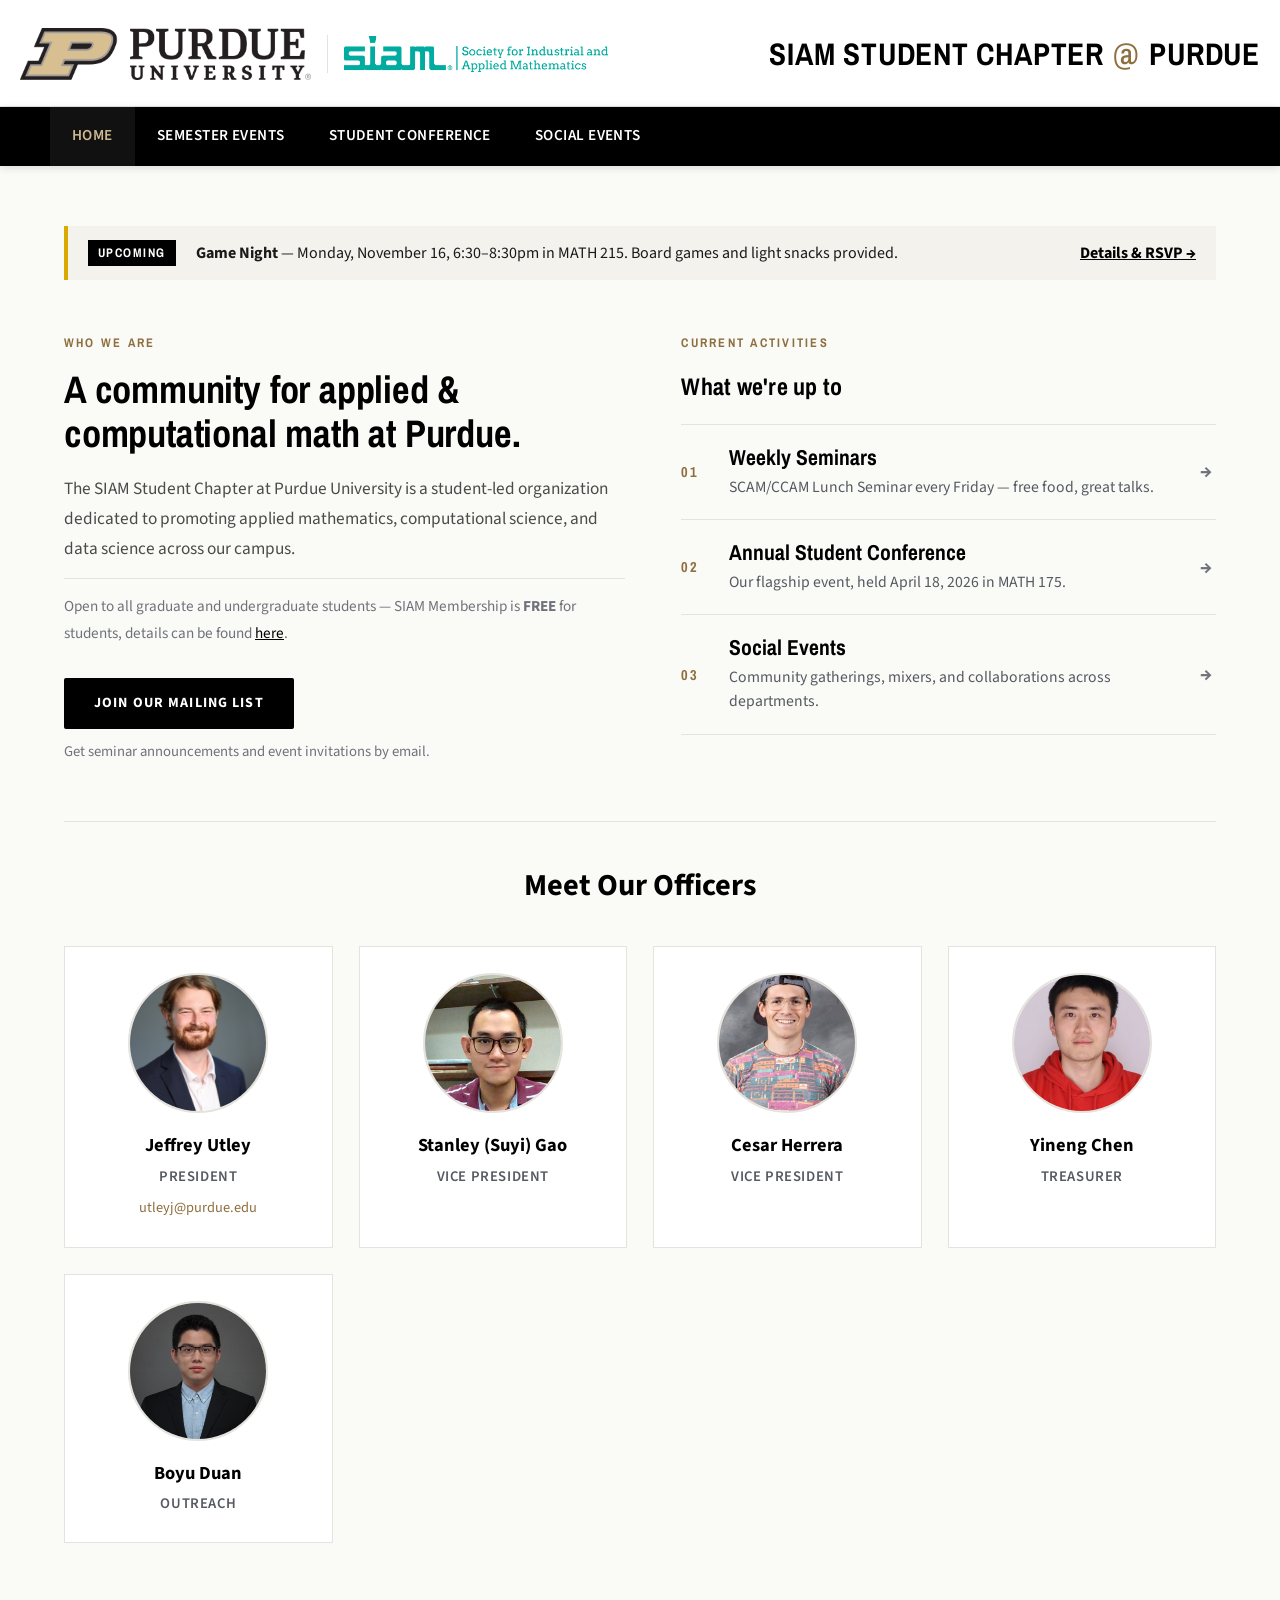
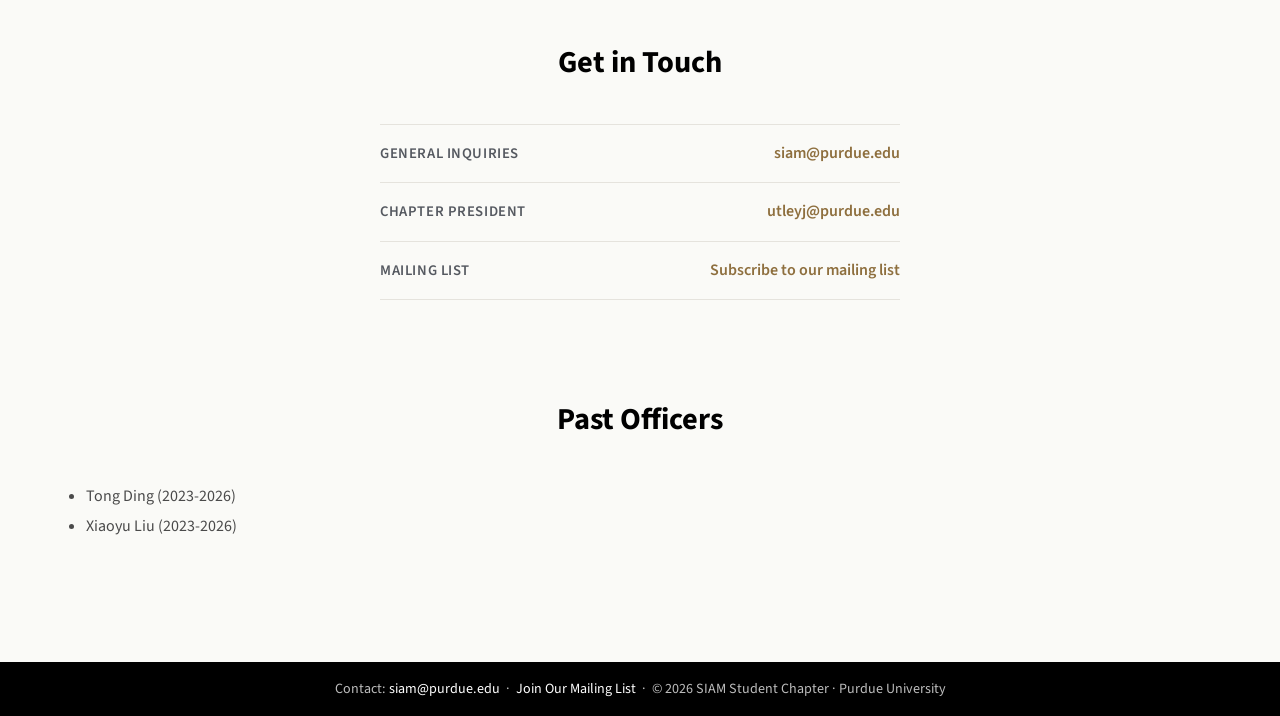
<file: index.html>
<!DOCTYPE html>
<html lang="en">
<head>
    <meta charset="UTF-8">
    <meta name="viewport" content="width=device-width, initial-scale=1.0">
    <title>SIAM Student Chapter — Purdue University</title>
    <link rel="preconnect" href="https://fonts.googleapis.com">
    <link rel="preconnect" href="https://fonts.gstatic.com" crossorigin>
    <link href="https://fonts.googleapis.com/css2?family=Archivo+Narrow:wght@600;700&family=Source+Sans+3:wght@400;600;700&display=swap" rel="stylesheet">
    <link rel="stylesheet" href="styles.css">
</head>
<body>
    <header class="site-header">
        <div class="header-inner">
            <div class="header-logos">
                <img src="images/PU.png" alt="Purdue University" class="logo-purdue">
                <span class="logo-divider"></span>
                <img src="images/siam_logo.png" alt="SIAM" class="logo-siam">
            </div>
            <div class="header-titles">
                <h1>SIAM Student Chapter <span class="at">@</span> Purdue</h1>
            </div>
        </div>
    </header>

    <nav class="primary">
        <ul>
            <li><a href="index.html" class="active">Home</a></li>
            <li><a href="events.html">Semester Events</a></li>
            <li><a href="conference.html">Student Conference</a></li>
            <li><a href="social.html">Social Events</a></li>
        </ul>
    </nav>

    <div class="container">
        <aside class="event-notice" aria-label="Upcoming event">
            <span class="event-notice-tag">Upcoming</span>
            <p class="event-notice-text">
                <strong>Game Night</strong> — Monday, November 16, 6:30–8:30pm in MATH 215. Board games and light snacks provided.
            </p>
            <a class="event-notice-link" href="social.html">Details &amp; RSVP →</a>
        </aside>

        <section class="intro-split">
            <div class="intro-who">
                <span class="eyebrow">Who We Are</span>
                <h2>A community for applied &amp; computational math at Purdue.</h2>
                <p>The SIAM Student Chapter at Purdue University is a student-led organization dedicated to promoting applied mathematics, computational science, and data science across our campus.</p>
                <p class="intro-meta">Open to all graduate and undergraduate students — SIAM Membership is <strong>FREE</strong> for students, details can be found <a href="https://www.siam.org/membership/individual-membership/student-membership/" target="_blank" rel="noopener">here</a>.</p>
                <a class="btn btn-gold intro-cta" href="https://lists.purdue.edu/scripts/wa.exe?SUBED1=SIAM" target="_blank" rel="noopener">Join Our Mailing List</a>
                <p class="intro-cta-note">Get seminar announcements and event invitations by email.</p>
            </div>

            <div class="intro-activities">
                <div class="activities-head">
                    <span class="eyebrow">Current Activities</span>
                    <h3>What we're up to</h3>
                </div>
                <ul class="activity-list">
                    <li>
                        <a href="events.html" class="activity">
                            <span class="activity-index">01</span>
                            <div class="activity-body">
                                <h4>Weekly Seminars</h4>
                                <p>SCAM/CCAM Lunch Seminar every Friday — free food, great talks.</p>
                            </div>
                            <span class="activity-arrow" aria-hidden="true">→</span>
                        </a>
                    </li>
                    <li>
                        <a href="conference-2026.html" class="activity">
                            <span class="activity-index">02</span>
                            <div class="activity-body">
                                <h4>Annual Student Conference</h4>
                                <p>Our flagship event, held April 18, 2026 in MATH 175.</p>
                            </div>
                            <span class="activity-arrow" aria-hidden="true">→</span>
                        </a>
                    </li>
                    <li>
                        <a href="social.html" class="activity">
                            <span class="activity-index">03</span>
                            <div class="activity-body">
                                <h4>Social Events</h4>
                                <p>Community gatherings, mixers, and collaborations across departments.</p>
                            </div>
                            <span class="activity-arrow" aria-hidden="true">→</span>
                        </a>
                    </li>
                </ul>
            </div>
        </section>

        <section class="officers-section">
            <h2 class="section-title">Meet Our Officers</h2>
            <div class="officers-grid">
                <div class="officer-card">
                    <div class="officer-photo"><img src="images/officers/jeffrey-utley.JPG" alt="Jeffrey Utley"></div>
                    <div class="officer-name">Jeffrey Utley</div>
                    <div class="officer-position">President</div>
                    <a class="officer-email" href="mailto:utleyj@purdue.edu">utleyj@purdue.edu</a>
                </div>
                <div class="officer-card">
                    <div class="officer-photo"><img src="images/officers/suyi-gao.jpg" alt="Stanley Gao"></div>
                    <div class="officer-name">Stanley (Suyi) Gao</div>
                    <div class="officer-position">Vice President</div>
                </div>
                <div class="officer-card">
                    <div class="officer-photo"><img src="images/officers/cesar-herrera.jpg" alt="Cesar Herrera"></div>
                    <div class="officer-name">Cesar Herrera</div>
                    <div class="officer-position">Vice President</div>
                </div>
                <div class="officer-card">
                    <div class="officer-photo"><img src="images/officers/yineng-chen.jpg" alt="Yineng Chen"></div>
                    <div class="officer-name">Yineng Chen</div>
                    <div class="officer-position">Treasurer</div>
                </div>
                <div class="officer-card">
                    <div class="officer-photo"><img src="images/officers/boyu-duan.png" alt="Boyu Duan"></div>
                    <div class="officer-name">Boyu Duan</div>
                    <div class="officer-position">Outreach</div>
                </div>
            </div>
        </section>

        <section class="contact-section">
            <h2 class="section-title">Get in Touch</h2>
            <dl class="contact-list">
                <div class="contact-row">
                    <dt>General Inquiries</dt>
                    <dd><a href="mailto:siam@purdue.edu">siam@purdue.edu</a></dd>
                </div>
                <div class="contact-row">
                    <dt>Chapter President</dt>
                    <dd><a href="mailto:utleyj@purdue.edu">utleyj@purdue.edu</a></dd>
                </div>
                <div class="contact-row">
                    <dt>Mailing List</dt>
                    <dd><a href="https://lists.purdue.edu/scripts/wa.exe?SUBED1=SIAM" target="_blank" rel="noopener">Subscribe to our mailing list</a></dd>
                </div>
            </dl>
        </section>

        <section class="past-officers-section">
            <h2 class="section-title">Past Officers</h2>
            <ul class="past-officers-list">
                <li>Tong Ding (2023-2026)</li>
                <li>Xiaoyu Liu (2023-2026)</li>
            </ul>
        </section>
    </div>

    <footer class="site-footer">
        <div class="footer-bottom">
            Contact: <a href="mailto:siam@purdue.edu">siam@purdue.edu</a> &nbsp;·&nbsp; <a href="https://lists.purdue.edu/scripts/wa.exe?SUBED1=SIAM" target="_blank" rel="noopener">Join Our Mailing List</a> &nbsp;·&nbsp; &copy; 2026 SIAM Student Chapter · Purdue University
        </div>
    </footer>
</body>
</html>
</file>
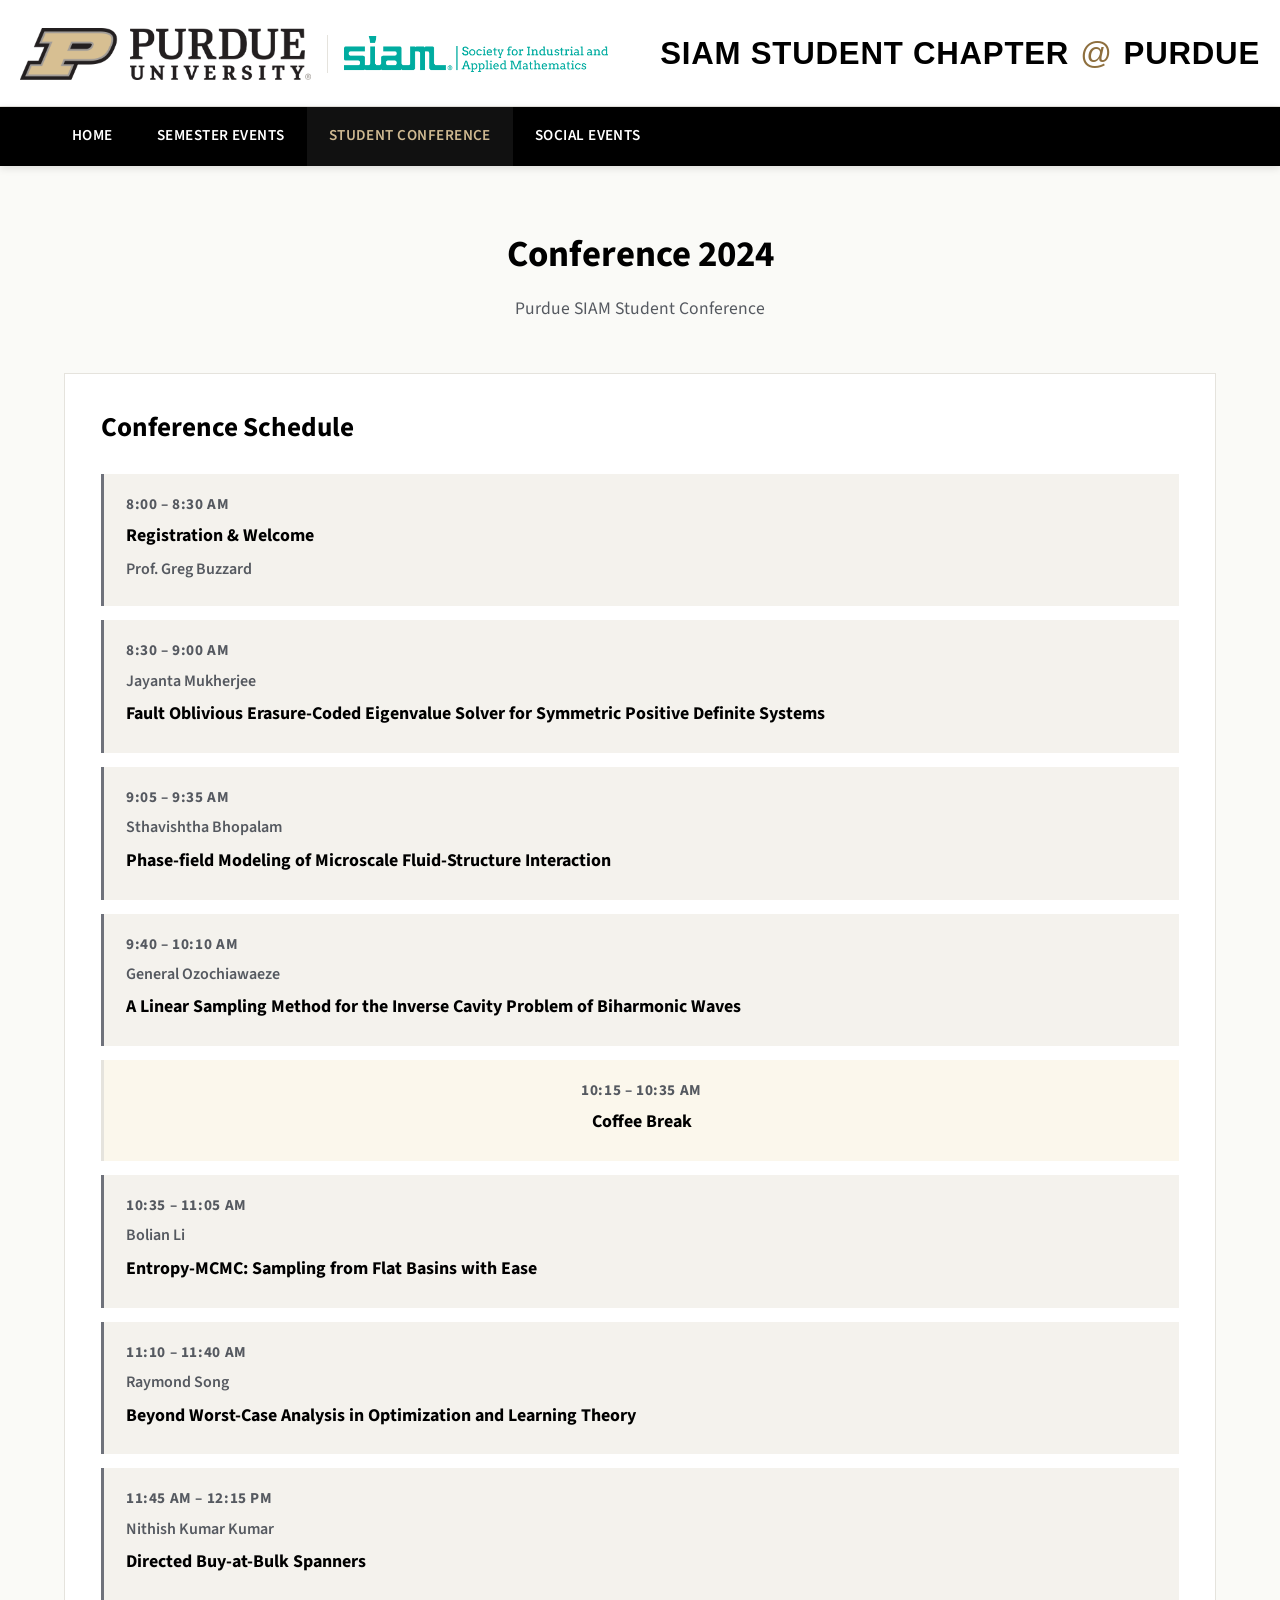
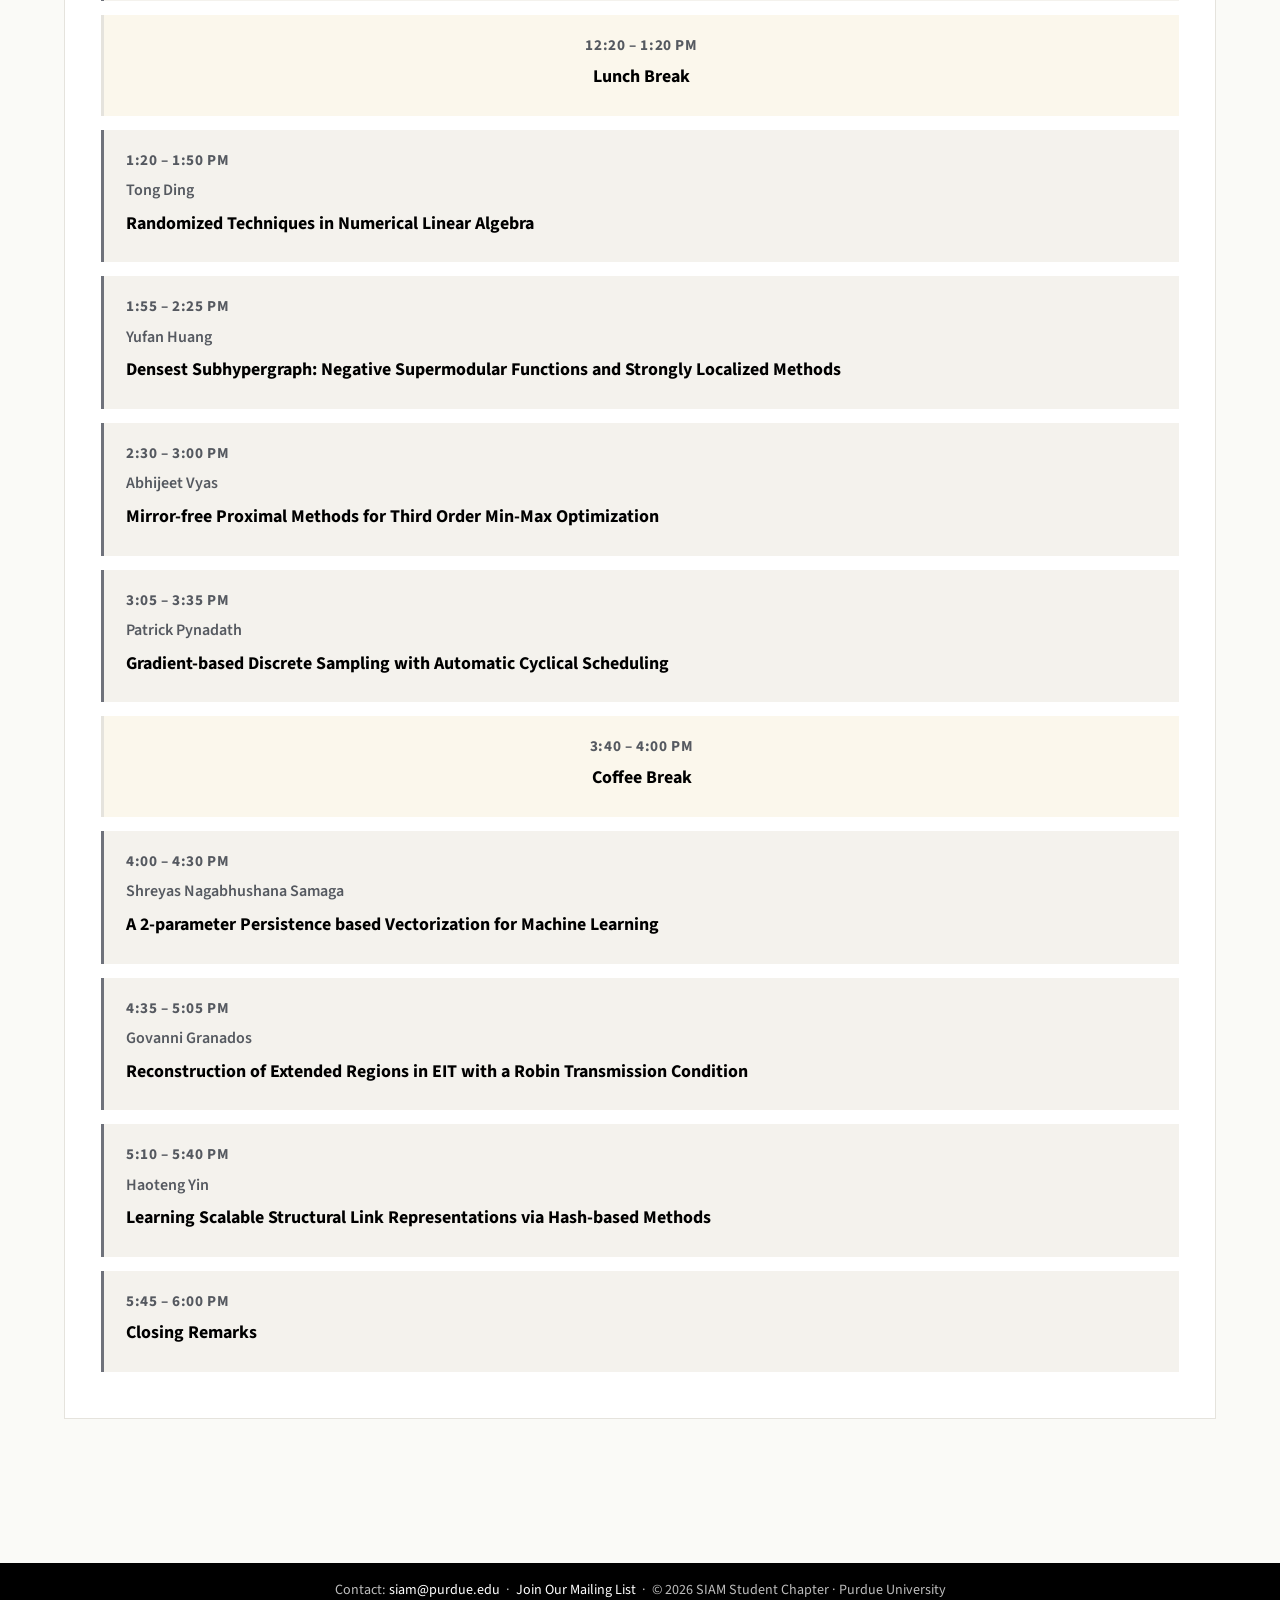
<file: conference-2024.html>
<!DOCTYPE html>
<html lang="en">
<head>
    <meta charset="UTF-8">
    <meta name="viewport" content="width=device-width, initial-scale=1.0">
    <title>Conference 2024 — SIAM Student Chapter at Purdue</title>
    <link rel="preconnect" href="https://fonts.googleapis.com">
    <link rel="preconnect" href="https://fonts.gstatic.com" crossorigin>
    <link href="https://fonts.googleapis.com/css2?family=Oswald:wght@500;600;700&family=Source+Sans+3:wght@400;600;700&display=swap" rel="stylesheet">
    <link rel="stylesheet" href="styles.css">
</head>
<body>
    <header class="site-header">
        <div class="header-inner">
            <div class="header-logos">
                <img src="images/PU.png" alt="Purdue University" class="logo-purdue">
                <span class="logo-divider"></span>
                <img src="images/siam_logo.png" alt="SIAM" class="logo-siam">
            </div>
            <div class="header-titles">
                <h1>SIAM Student Chapter <span class="at">@</span> Purdue</h1>
            </div>
        </div>
    </header>

    <nav class="primary">
        <ul>
            <li><a href="index.html">Home</a></li>
            <li><a href="events.html">Semester Events</a></li>
            <li><a href="conference.html" class="active">Student Conference</a></li>
            <li><a href="social.html">Social Events</a></li>
        </ul>
    </nav>

    <div class="container">
        <h1 class="page-title">Conference 2024</h1>
        <p class="page-subtitle">Purdue SIAM Student Conference</p>

        <div class="schedule-section">
            <h2>Conference Schedule</h2>

            <div class="schedule-item">
                <div class="time">8:00 – 8:30 AM</div>
                <h3>Registration &amp; Welcome</h3>
                <div class="speaker">Prof. Greg Buzzard</div>
            </div>

            <div class="schedule-item">
                <div class="time">8:30 – 9:00 AM</div>
                <div class="speaker">Jayanta Mukherjee</div>
                <h3>Fault Oblivious Erasure-Coded Eigenvalue Solver for Symmetric Positive Definite Systems</h3>
            </div>

            <div class="schedule-item">
                <div class="time">9:05 – 9:35 AM</div>
                <div class="speaker">Sthavishtha Bhopalam</div>
                <h3>Phase-field Modeling of Microscale Fluid-Structure Interaction</h3>
            </div>

            <div class="schedule-item">
                <div class="time">9:40 – 10:10 AM</div>
                <div class="speaker">General Ozochiawaeze</div>
                <h3>A Linear Sampling Method for the Inverse Cavity Problem of Biharmonic Waves</h3>
            </div>

            <div class="schedule-item break-item">
                <div class="time">10:15 – 10:35 AM</div>
                <h3>Coffee Break</h3>
            </div>

            <div class="schedule-item">
                <div class="time">10:35 – 11:05 AM</div>
                <div class="speaker">Bolian Li</div>
                <h3>Entropy-MCMC: Sampling from Flat Basins with Ease</h3>
            </div>

            <div class="schedule-item">
                <div class="time">11:10 – 11:40 AM</div>
                <div class="speaker">Raymond Song</div>
                <h3>Beyond Worst-Case Analysis in Optimization and Learning Theory</h3>
            </div>

            <div class="schedule-item">
                <div class="time">11:45 AM – 12:15 PM</div>
                <div class="speaker">Nithish Kumar Kumar</div>
                <h3>Directed Buy-at-Bulk Spanners</h3>
            </div>

            <div class="schedule-item break-item">
                <div class="time">12:20 – 1:20 PM</div>
                <h3>Lunch Break</h3>
            </div>

            <div class="schedule-item">
                <div class="time">1:20 – 1:50 PM</div>
                <div class="speaker">Tong Ding</div>
                <h3>Randomized Techniques in Numerical Linear Algebra</h3>
            </div>

            <div class="schedule-item">
                <div class="time">1:55 – 2:25 PM</div>
                <div class="speaker">Yufan Huang</div>
                <h3>Densest Subhypergraph: Negative Supermodular Functions and Strongly Localized Methods</h3>
            </div>

            <div class="schedule-item">
                <div class="time">2:30 – 3:00 PM</div>
                <div class="speaker">Abhijeet Vyas</div>
                <h3>Mirror-free Proximal Methods for Third Order Min-Max Optimization</h3>
            </div>

            <div class="schedule-item">
                <div class="time">3:05 – 3:35 PM</div>
                <div class="speaker">Patrick Pynadath</div>
                <h3>Gradient-based Discrete Sampling with Automatic Cyclical Scheduling</h3>
            </div>

            <div class="schedule-item break-item">
                <div class="time">3:40 – 4:00 PM</div>
                <h3>Coffee Break</h3>
            </div>

            <div class="schedule-item">
                <div class="time">4:00 – 4:30 PM</div>
                <div class="speaker">Shreyas Nagabhushana Samaga</div>
                <h3>A 2-parameter Persistence based Vectorization for Machine Learning</h3>
            </div>

            <div class="schedule-item">
                <div class="time">4:35 – 5:05 PM</div>
                <div class="speaker">Govanni Granados</div>
                <h3>Reconstruction of Extended Regions in EIT with a Robin Transmission Condition</h3>
            </div>

            <div class="schedule-item">
                <div class="time">5:10 – 5:40 PM</div>
                <div class="speaker">Haoteng Yin</div>
                <h3>Learning Scalable Structural Link Representations via Hash-based Methods</h3>
            </div>

            <div class="schedule-item">
                <div class="time">5:45 – 6:00 PM</div>
                <h3>Closing Remarks</h3>
            </div>
        </div>
    </div>

    <footer class="site-footer">
        <div class="footer-bottom">
            Contact: <a href="mailto:siam@purdue.edu">siam@purdue.edu</a> &nbsp;·&nbsp; <a href="https://lists.purdue.edu/scripts/wa.exe?SUBED1=SIAM" target="_blank" rel="noopener">Join Our Mailing List</a> &nbsp;·&nbsp; &copy; 2026 SIAM Student Chapter · Purdue University
        </div>
    </footer>
</body>
</html>
</file>
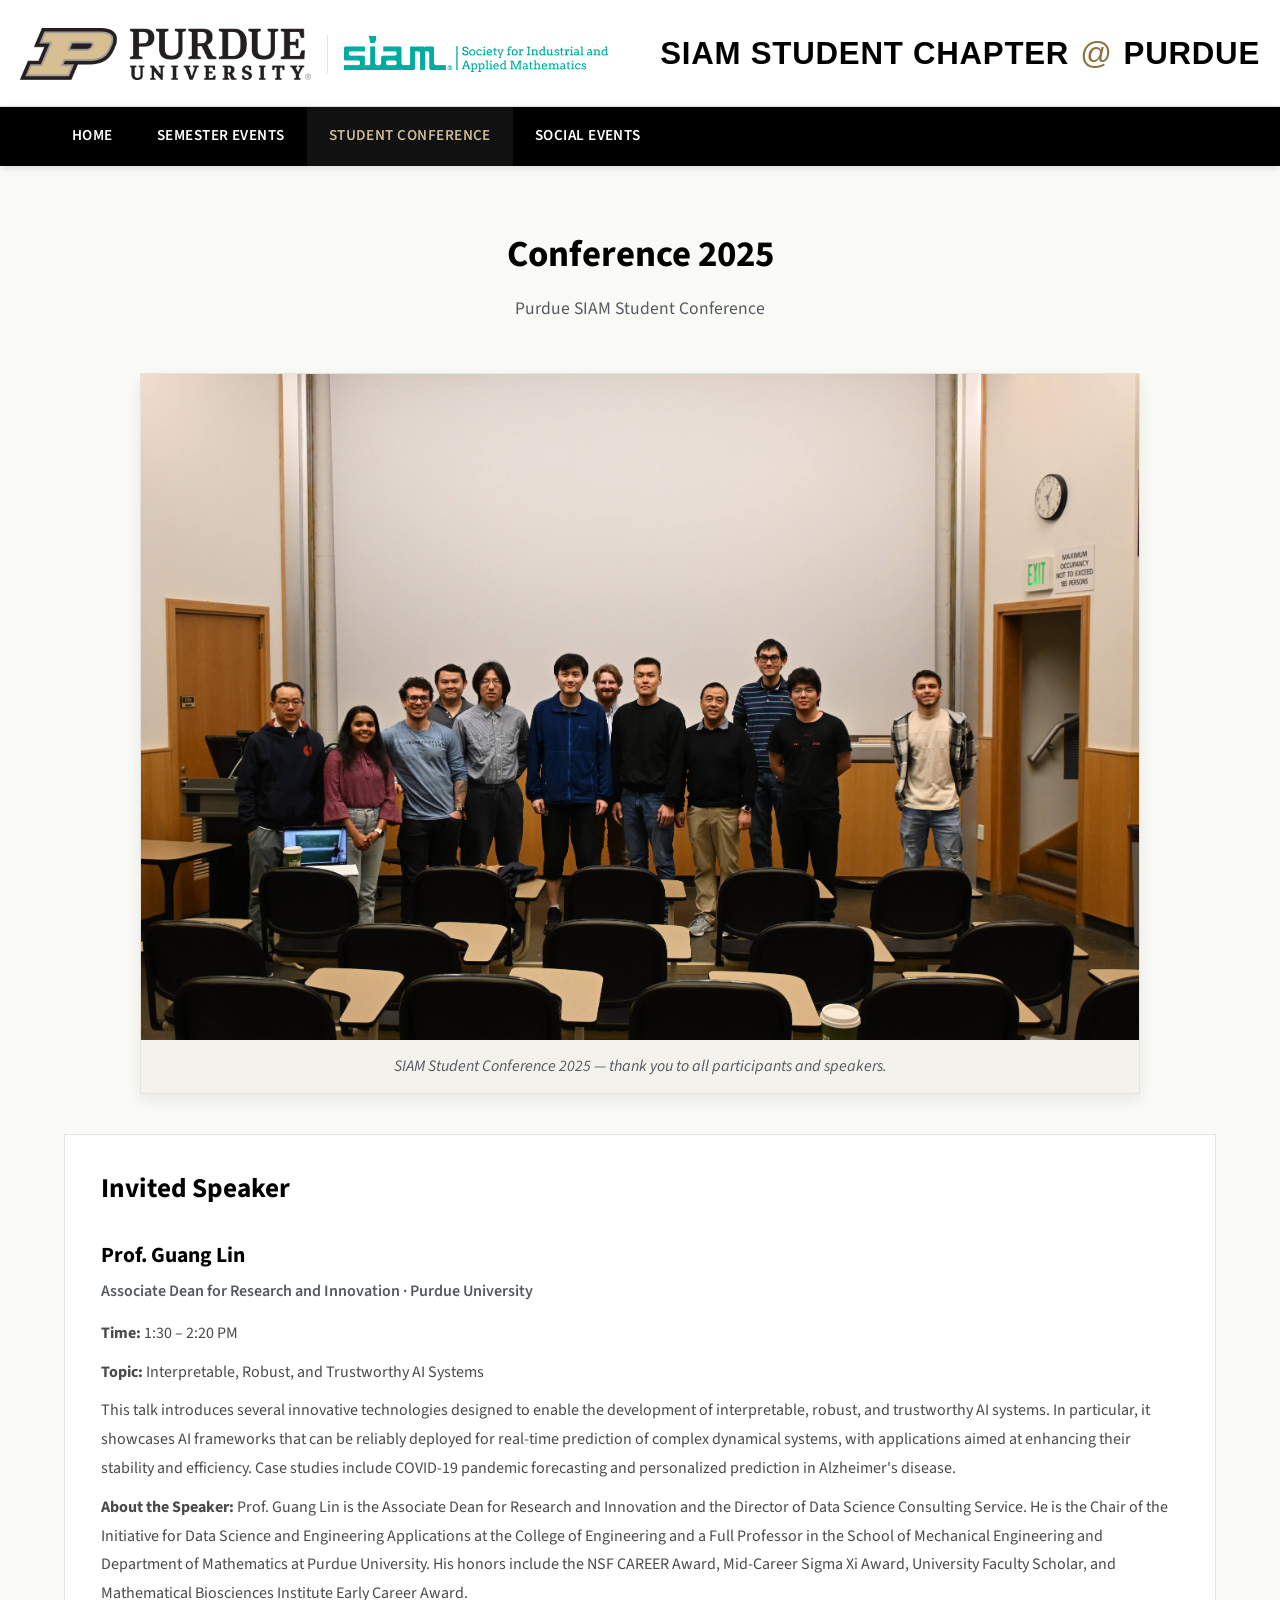
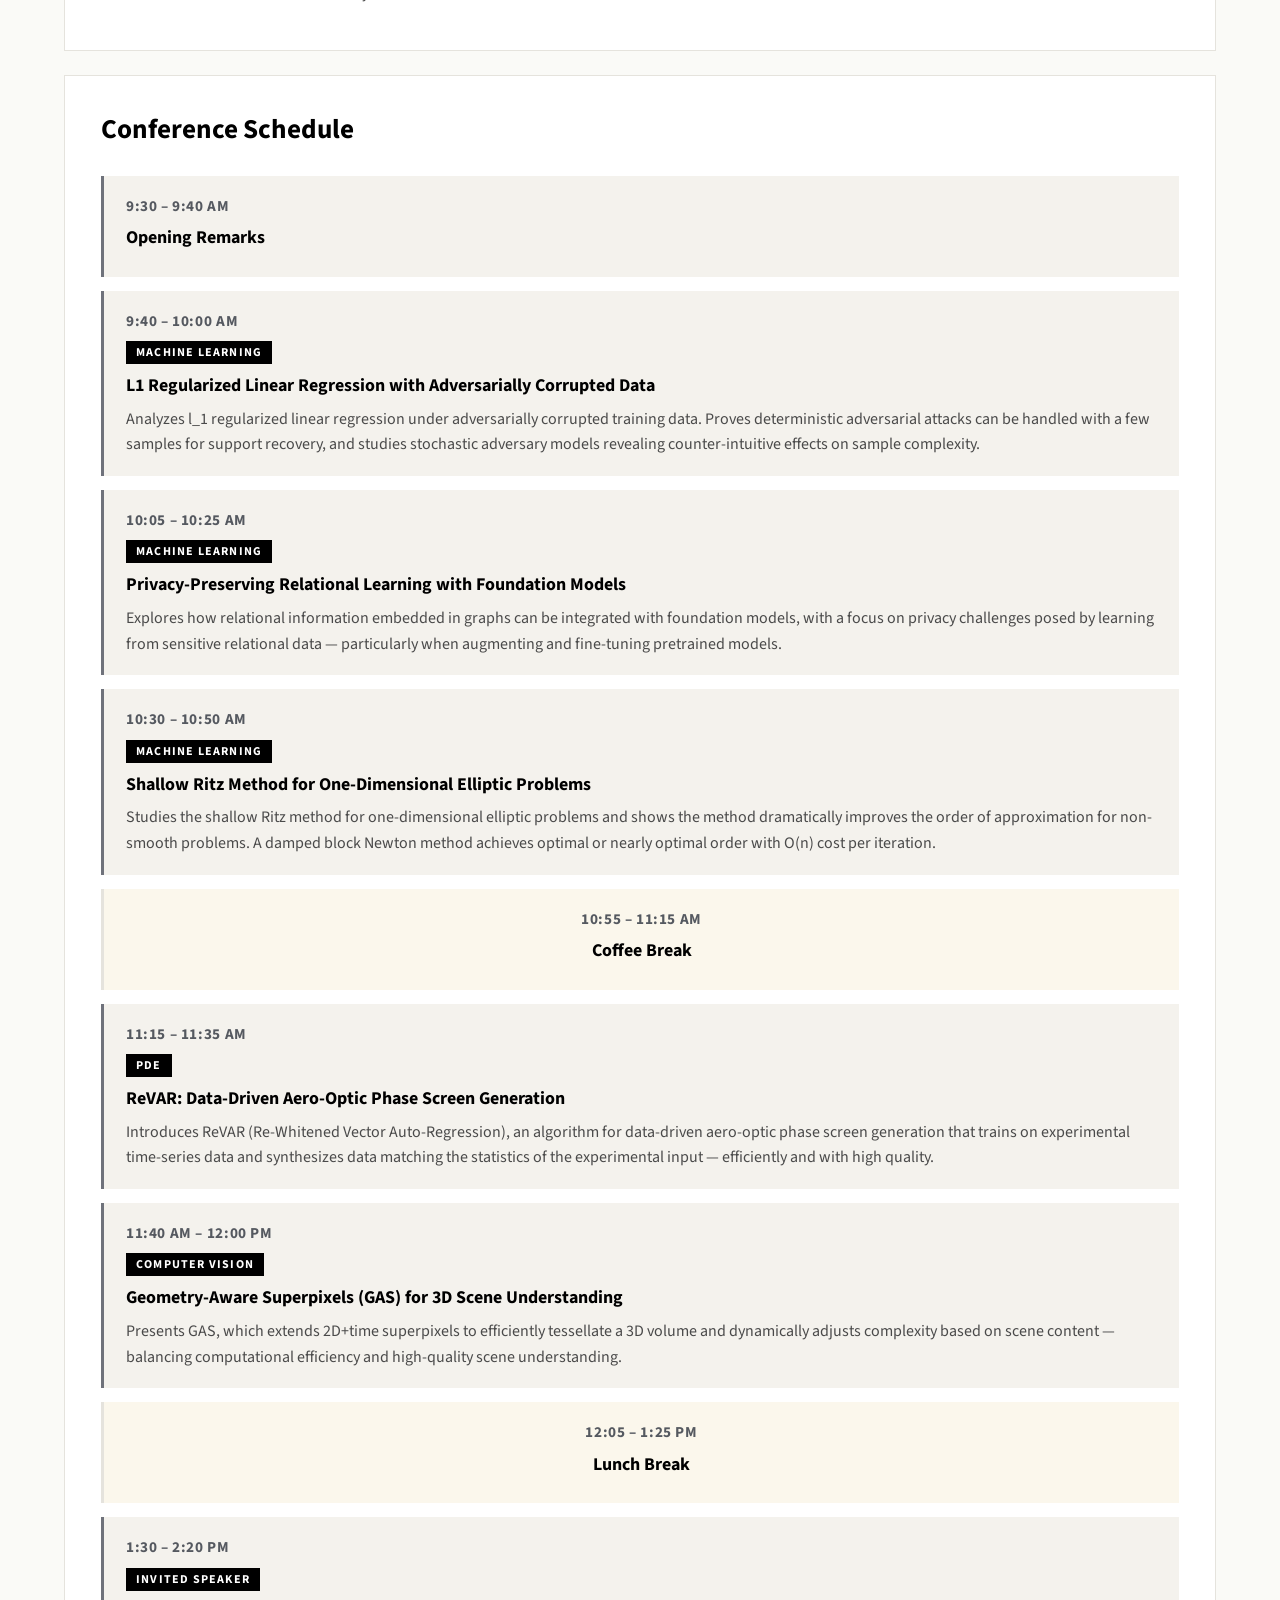
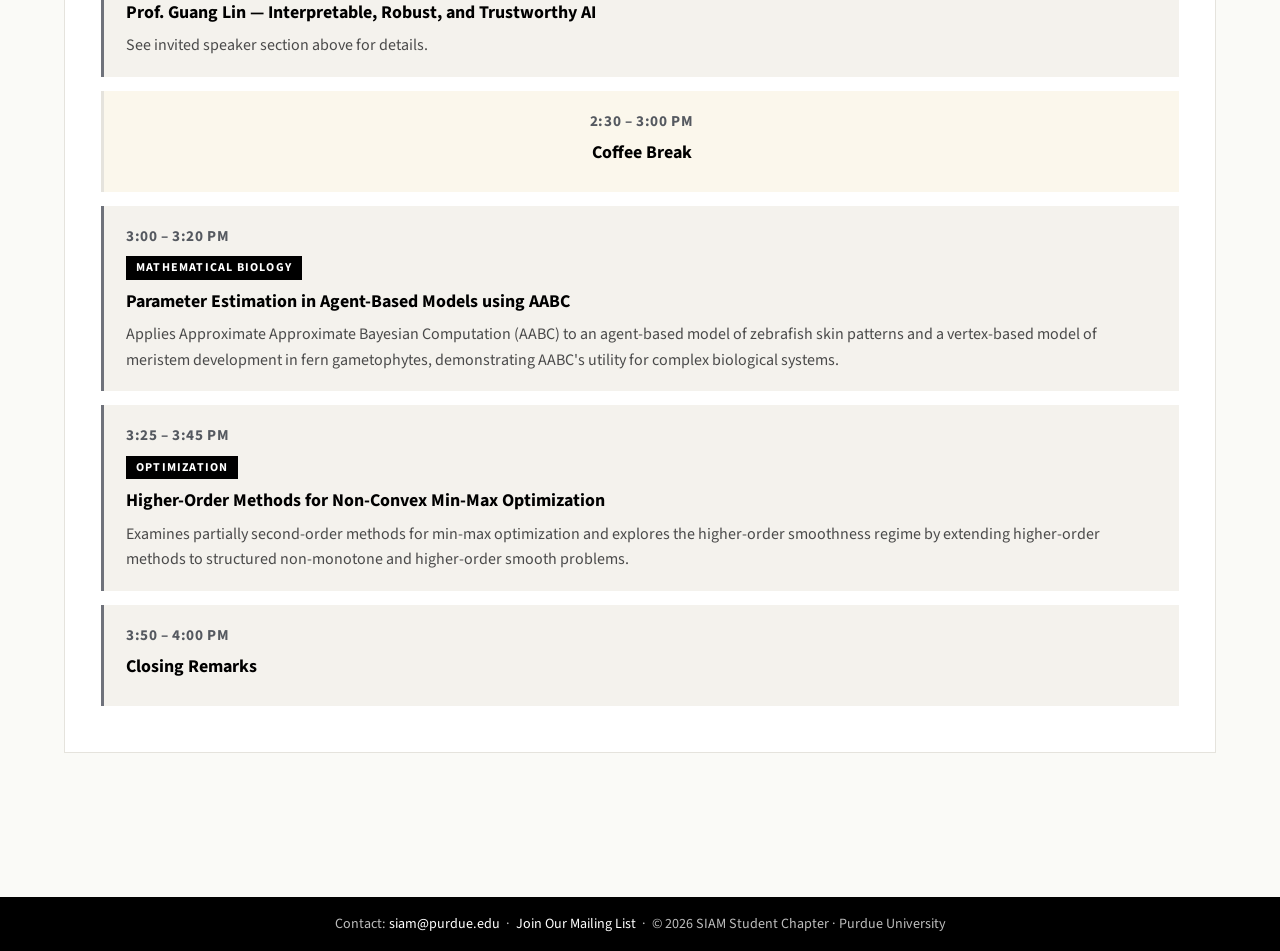
<file: conference-2025.html>
<!DOCTYPE html>
<html lang="en">
<head>
    <meta charset="UTF-8">
    <meta name="viewport" content="width=device-width, initial-scale=1.0">
    <title>Conference 2025 — SIAM Student Chapter at Purdue</title>
    <link rel="preconnect" href="https://fonts.googleapis.com">
    <link rel="preconnect" href="https://fonts.gstatic.com" crossorigin>
    <link href="https://fonts.googleapis.com/css2?family=Oswald:wght@500;600;700&family=Source+Sans+3:wght@400;600;700&display=swap" rel="stylesheet">
    <link rel="stylesheet" href="styles.css">
</head>
<body>
    <header class="site-header">
        <div class="header-inner">
            <div class="header-logos">
                <img src="images/PU.png" alt="Purdue University" class="logo-purdue">
                <span class="logo-divider"></span>
                <img src="images/siam_logo.png" alt="SIAM" class="logo-siam">
            </div>
            <div class="header-titles">
                <h1>SIAM Student Chapter <span class="at">@</span> Purdue</h1>
            </div>
        </div>
    </header>

    <nav class="primary">
        <ul>
            <li><a href="index.html">Home</a></li>
            <li><a href="events.html">Semester Events</a></li>
            <li><a href="conference.html" class="active">Student Conference</a></li>
            <li><a href="social.html">Social Events</a></li>
        </ul>
    </nav>

    <div class="container">
        <h1 class="page-title">Conference 2025</h1>
        <p class="page-subtitle">Purdue SIAM Student Conference</p>

        <figure class="conference-photo">
            <img src="images/conferences/group-2025.jpg" alt="Conference 2025 Group Photo">
            <figcaption>SIAM Student Conference 2025 — thank you to all participants and speakers.</figcaption>
        </figure>

        <div class="speaker-section">
            <h2>Invited Speaker</h2>
            <div class="speaker-info">
                <h3>Prof. Guang Lin</h3>
                <h4>Associate Dean for Research and Innovation · Purdue University</h4>
                <p><strong>Time:</strong> 1:30 – 2:20 PM</p>
                <p><strong>Topic:</strong> Interpretable, Robust, and Trustworthy AI Systems</p>
                <p>This talk introduces several innovative technologies designed to enable the development of interpretable, robust, and trustworthy AI systems. In particular, it showcases AI frameworks that can be reliably deployed for real-time prediction of complex dynamical systems, with applications aimed at enhancing their stability and efficiency. Case studies include COVID-19 pandemic forecasting and personalized prediction in Alzheimer's disease.</p>
                <p><strong>About the Speaker:</strong> Prof. Guang Lin is the Associate Dean for Research and Innovation and the Director of Data Science Consulting Service. He is the Chair of the Initiative for Data Science and Engineering Applications at the College of Engineering and a Full Professor in the School of Mechanical Engineering and Department of Mathematics at Purdue University. His honors include the NSF CAREER Award, Mid-Career Sigma Xi Award, University Faculty Scholar, and Mathematical Biosciences Institute Early Career Award.</p>
            </div>
        </div>

        <div class="schedule-section">
            <h2>Conference Schedule</h2>

            <div class="schedule-item">
                <div class="time">9:30 – 9:40 AM</div>
                <h3>Opening Remarks</h3>
            </div>

            <div class="schedule-item">
                <div class="time">9:40 – 10:00 AM</div>
                <span class="topic">Machine Learning</span>
                <h3>L1 Regularized Linear Regression with Adversarially Corrupted Data</h3>
                <p>Analyzes l_1 regularized linear regression under adversarially corrupted training data. Proves deterministic adversarial attacks can be handled with a few samples for support recovery, and studies stochastic adversary models revealing counter-intuitive effects on sample complexity.</p>
            </div>

            <div class="schedule-item">
                <div class="time">10:05 – 10:25 AM</div>
                <span class="topic">Machine Learning</span>
                <h3>Privacy-Preserving Relational Learning with Foundation Models</h3>
                <p>Explores how relational information embedded in graphs can be integrated with foundation models, with a focus on privacy challenges posed by learning from sensitive relational data — particularly when augmenting and fine-tuning pretrained models.</p>
            </div>

            <div class="schedule-item">
                <div class="time">10:30 – 10:50 AM</div>
                <span class="topic">Machine Learning</span>
                <h3>Shallow Ritz Method for One-Dimensional Elliptic Problems</h3>
                <p>Studies the shallow Ritz method for one-dimensional elliptic problems and shows the method dramatically improves the order of approximation for non-smooth problems. A damped block Newton method achieves optimal or nearly optimal order with O(n) cost per iteration.</p>
            </div>

            <div class="schedule-item break-item">
                <div class="time">10:55 – 11:15 AM</div>
                <h3>Coffee Break</h3>
            </div>

            <div class="schedule-item">
                <div class="time">11:15 – 11:35 AM</div>
                <span class="topic">PDE</span>
                <h3>ReVAR: Data-Driven Aero-Optic Phase Screen Generation</h3>
                <p>Introduces ReVAR (Re-Whitened Vector Auto-Regression), an algorithm for data-driven aero-optic phase screen generation that trains on experimental time-series data and synthesizes data matching the statistics of the experimental input — efficiently and with high quality.</p>
            </div>

            <div class="schedule-item">
                <div class="time">11:40 AM – 12:00 PM</div>
                <span class="topic">Computer Vision</span>
                <h3>Geometry-Aware Superpixels (GAS) for 3D Scene Understanding</h3>
                <p>Presents GAS, which extends 2D+time superpixels to efficiently tessellate a 3D volume and dynamically adjusts complexity based on scene content — balancing computational efficiency and high-quality scene understanding.</p>
            </div>

            <div class="schedule-item break-item">
                <div class="time">12:05 – 1:25 PM</div>
                <h3>Lunch Break</h3>
            </div>

            <div class="schedule-item">
                <div class="time">1:30 – 2:20 PM</div>
                <span class="topic">Invited Speaker</span>
                <h3>Prof. Guang Lin — Interpretable, Robust, and Trustworthy AI</h3>
                <p>See invited speaker section above for details.</p>
            </div>

            <div class="schedule-item break-item">
                <div class="time">2:30 – 3:00 PM</div>
                <h3>Coffee Break</h3>
            </div>

            <div class="schedule-item">
                <div class="time">3:00 – 3:20 PM</div>
                <span class="topic">Mathematical Biology</span>
                <h3>Parameter Estimation in Agent-Based Models using AABC</h3>
                <p>Applies Approximate Approximate Bayesian Computation (AABC) to an agent-based model of zebrafish skin patterns and a vertex-based model of meristem development in fern gametophytes, demonstrating AABC's utility for complex biological systems.</p>
            </div>

            <div class="schedule-item">
                <div class="time">3:25 – 3:45 PM</div>
                <span class="topic">Optimization</span>
                <h3>Higher-Order Methods for Non-Convex Min-Max Optimization</h3>
                <p>Examines partially second-order methods for min-max optimization and explores the higher-order smoothness regime by extending higher-order methods to structured non-monotone and higher-order smooth problems.</p>
            </div>

            <div class="schedule-item">
                <div class="time">3:50 – 4:00 PM</div>
                <h3>Closing Remarks</h3>
            </div>
        </div>
    </div>

    <footer class="site-footer">
        <div class="footer-bottom">
            Contact: <a href="mailto:siam@purdue.edu">siam@purdue.edu</a> &nbsp;·&nbsp; <a href="https://lists.purdue.edu/scripts/wa.exe?SUBED1=SIAM" target="_blank" rel="noopener">Join Our Mailing List</a> &nbsp;·&nbsp; &copy; 2026 SIAM Student Chapter · Purdue University
        </div>
    </footer>
</body>
</html>
</file>
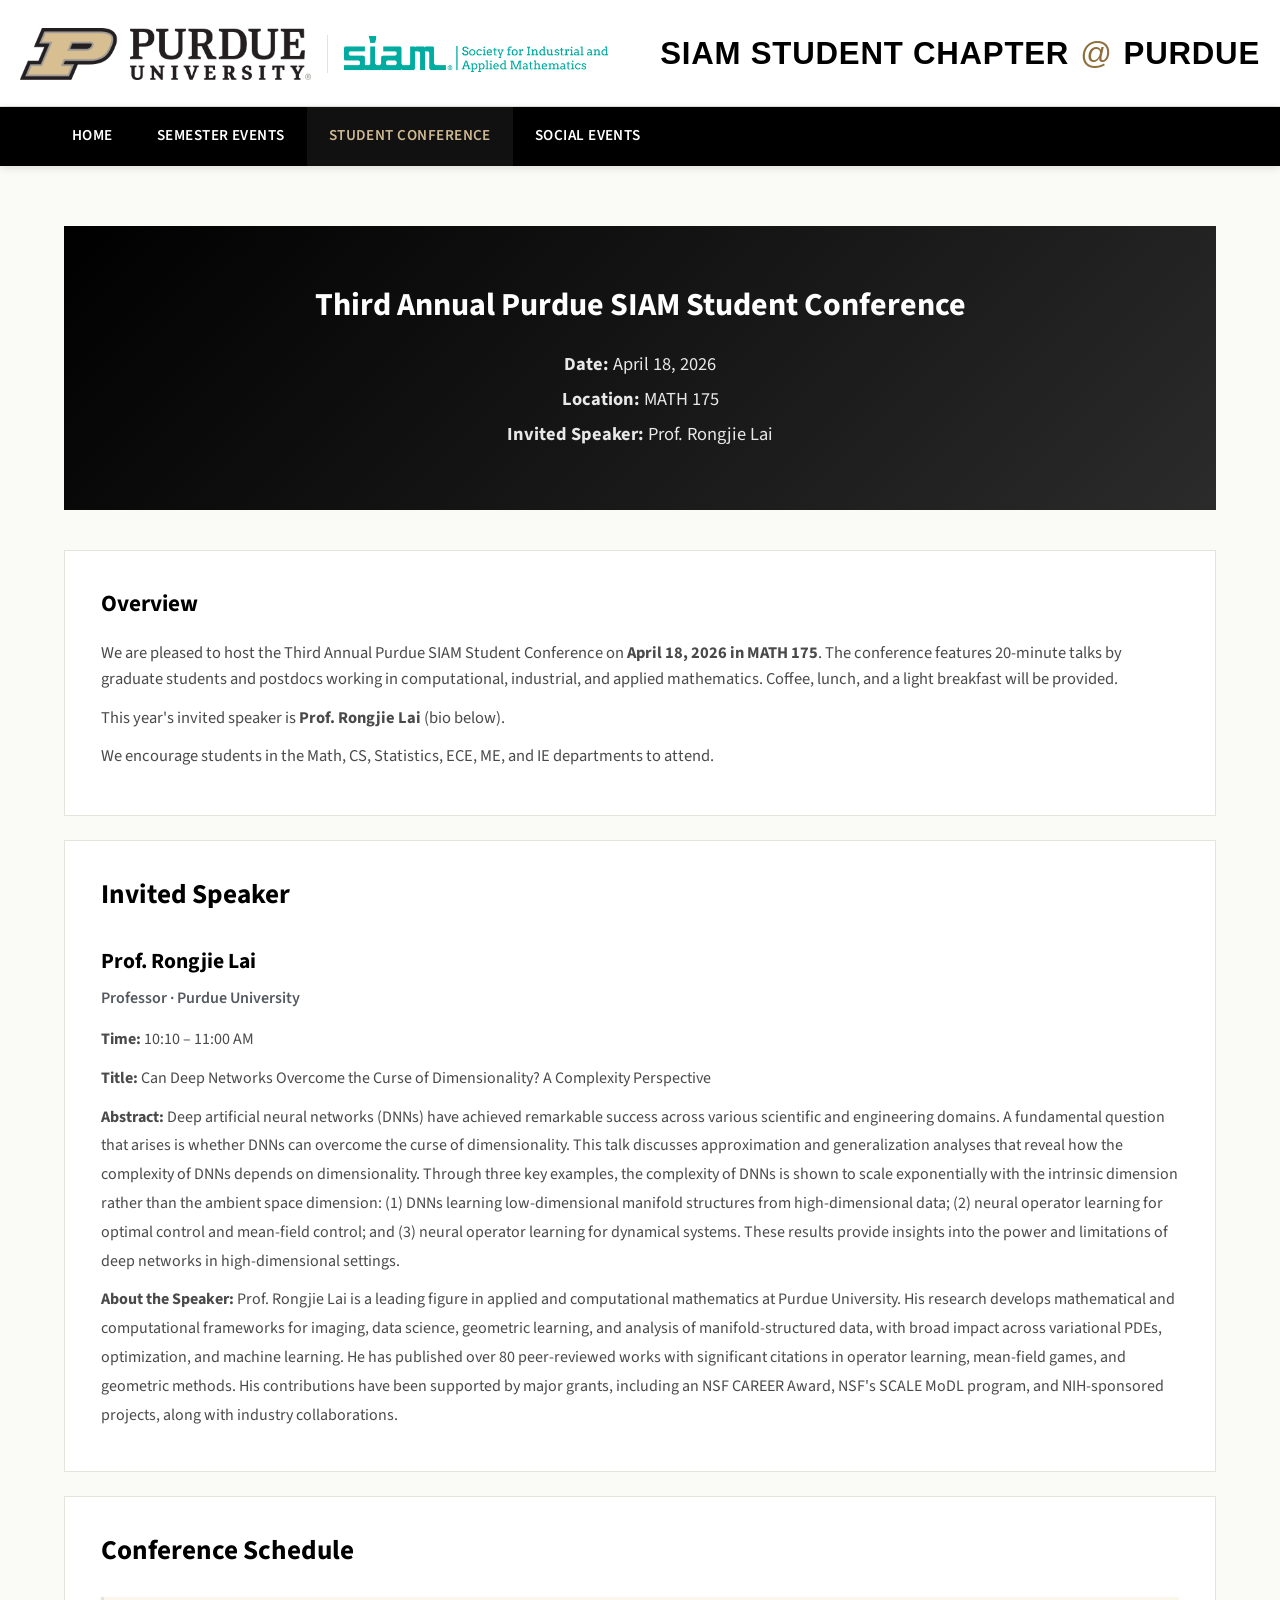
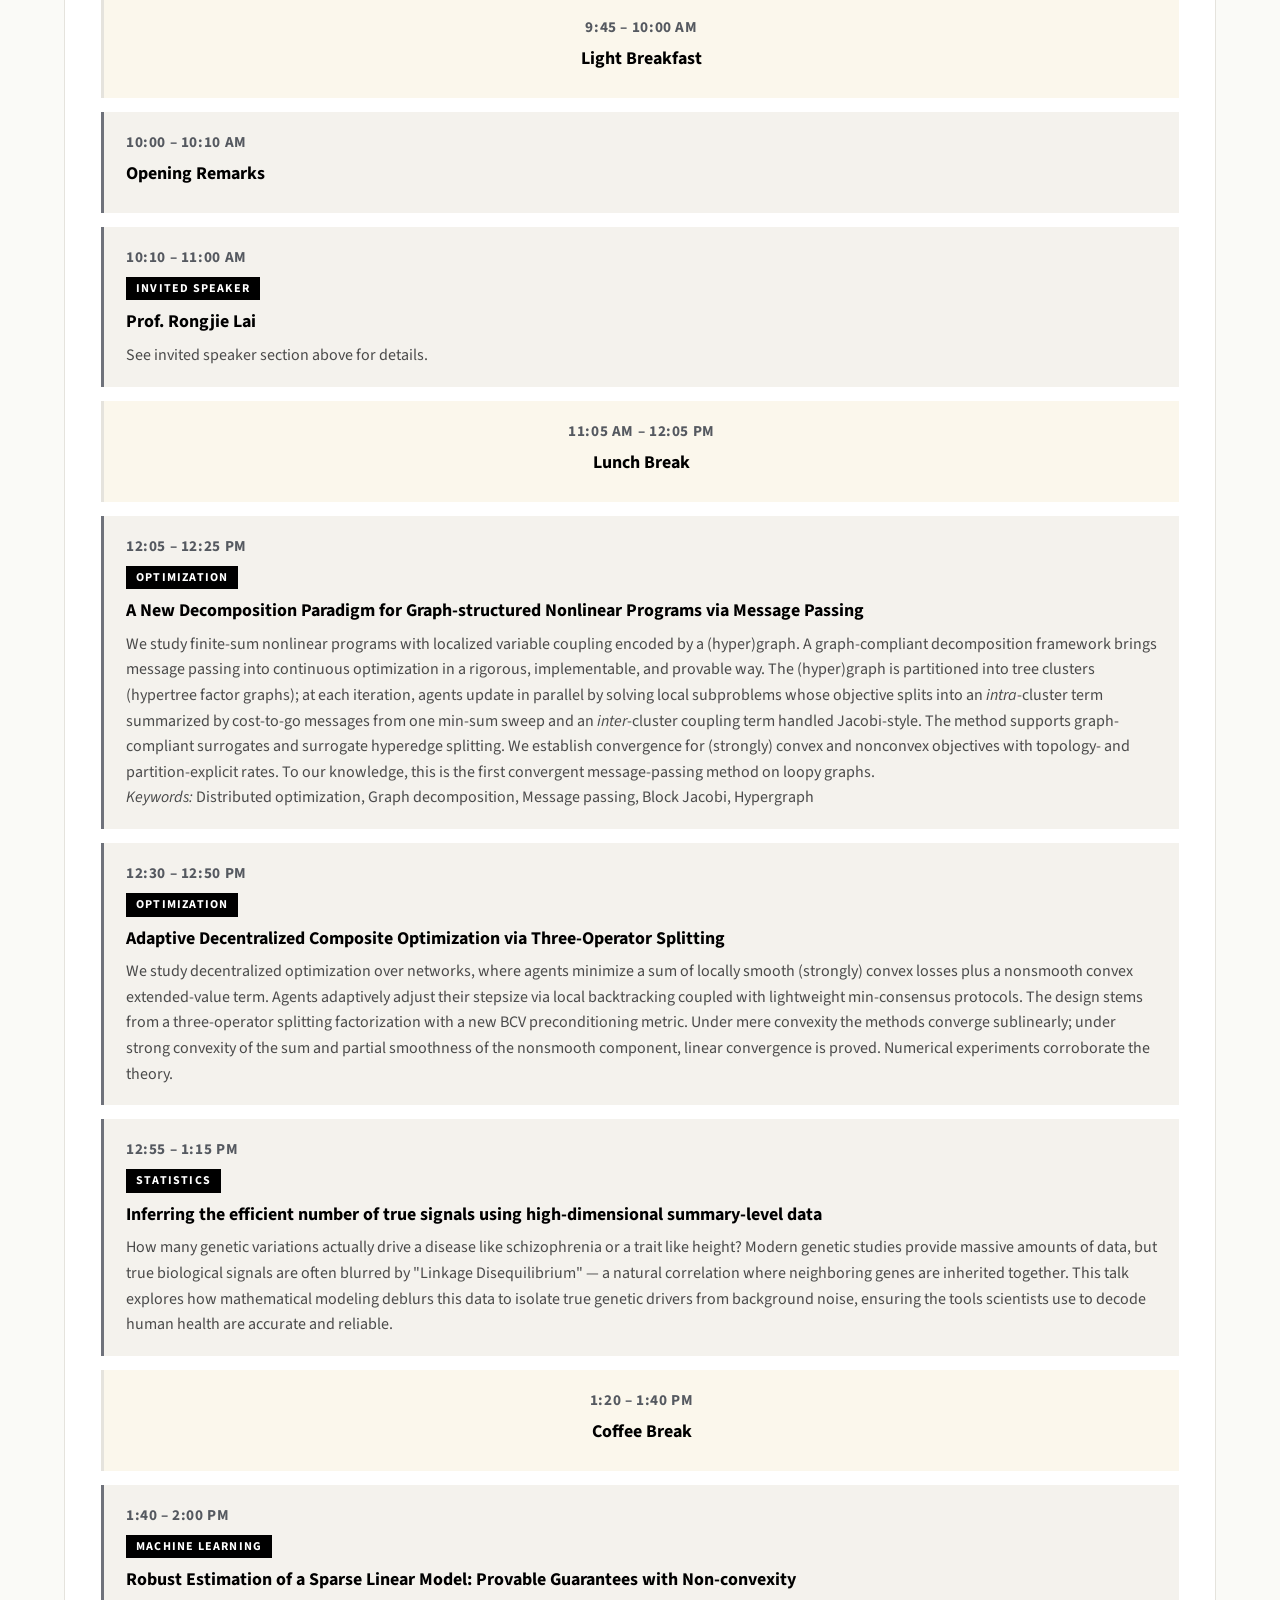
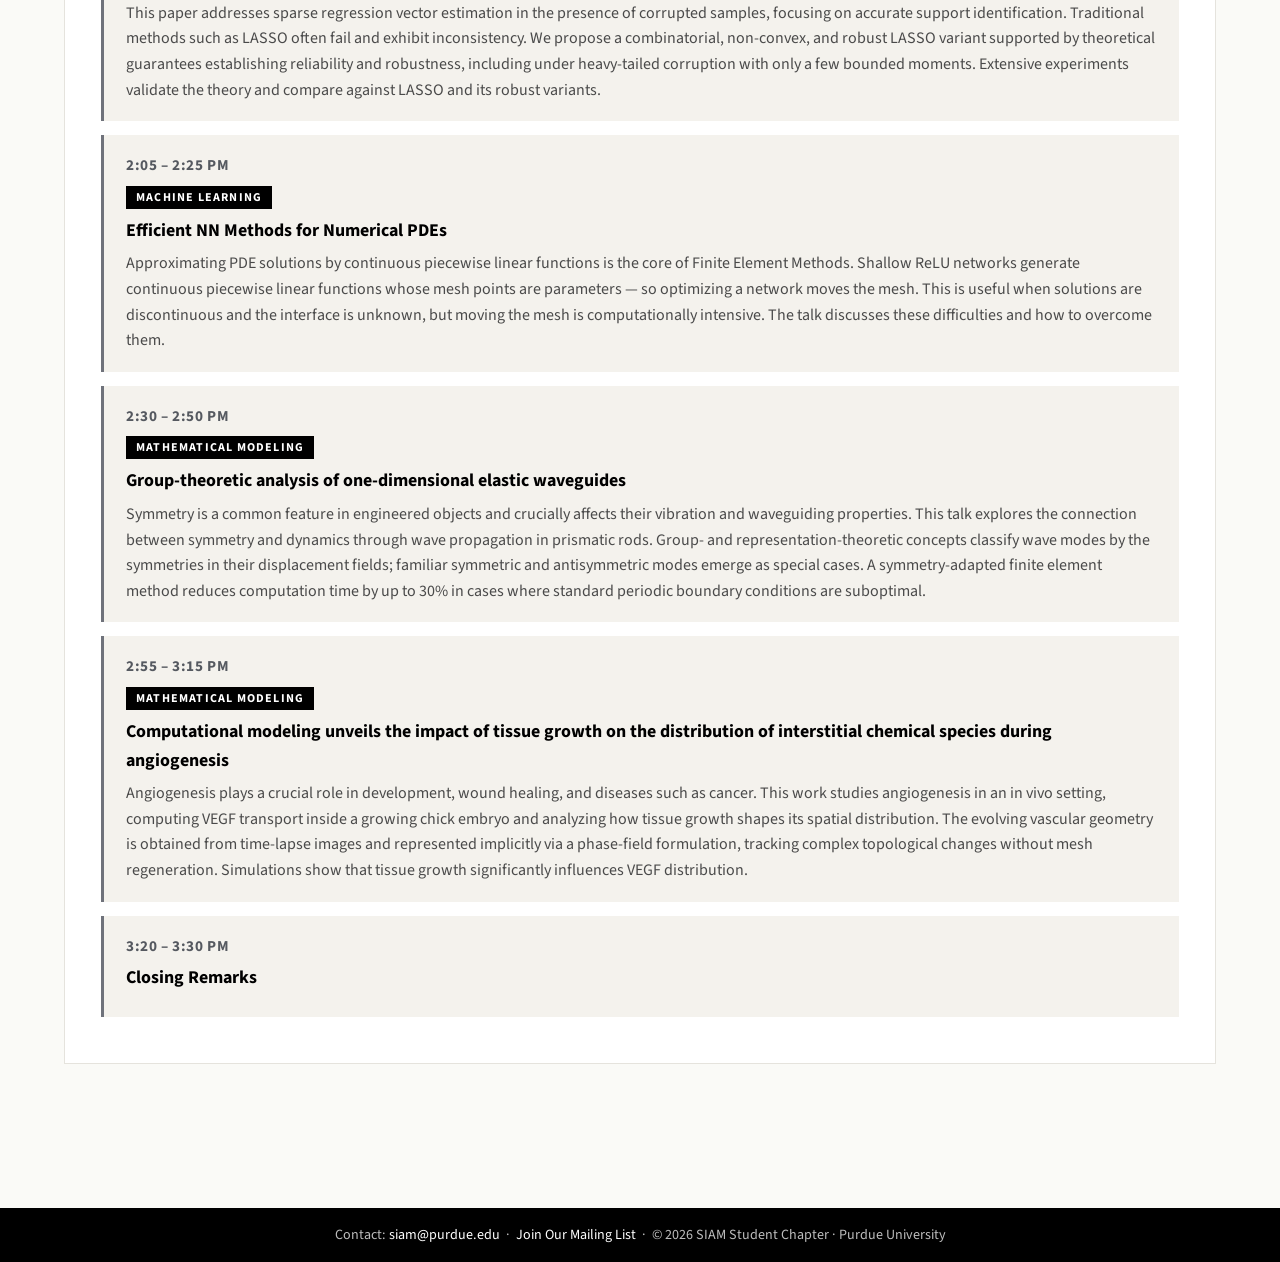
<file: conference-2026.html>
<!DOCTYPE html>
<html lang="en">
<head>
    <meta charset="UTF-8">
    <meta name="viewport" content="width=device-width, initial-scale=1.0">
    <title>Conference 2026 — SIAM Student Chapter at Purdue</title>
    <link rel="preconnect" href="https://fonts.googleapis.com">
    <link rel="preconnect" href="https://fonts.gstatic.com" crossorigin>
    <link href="https://fonts.googleapis.com/css2?family=Oswald:wght@500;600;700&family=Source+Sans+3:wght@400;600;700&display=swap" rel="stylesheet">
    <link rel="stylesheet" href="styles.css">
</head>
<body>
    <header class="site-header">
        <div class="header-inner">
            <div class="header-logos">
                <img src="images/PU.png" alt="Purdue University" class="logo-purdue">
                <span class="logo-divider"></span>
                <img src="images/siam_logo.png" alt="SIAM" class="logo-siam">
            </div>
            <div class="header-titles">
                <h1>SIAM Student Chapter <span class="at">@</span> Purdue</h1>
            </div>
        </div>
    </header>

    <nav class="primary">
        <ul>
            <li><a href="index.html">Home</a></li>
            <li><a href="events.html">Semester Events</a></li>
            <li><a href="conference.html" class="active">Student Conference</a></li>
            <li><a href="social.html">Social Events</a></li>
        </ul>
    </nav>

    <div class="container">
        <div class="conference-hero">
            <h2>Third Annual <span class="accent">Purdue SIAM Student Conference</span></h2>
            <p><strong>Date:</strong> April 18, 2026</p>
            <p><strong>Location:</strong> MATH 175</p>
            <p><strong>Invited Speaker:</strong> Prof. Rongjie Lai</p>
        </div>

        <div class="info-section">
            <h3>Overview</h3>
            <p>We are pleased to host the Third Annual Purdue SIAM Student Conference on <strong>April 18, 2026 in MATH 175</strong>. The conference features 20-minute talks by graduate students and postdocs working in computational, industrial, and applied mathematics. Coffee, lunch, and a light breakfast will be provided.</p>
            <p>This year's invited speaker is <strong>Prof. Rongjie Lai</strong> (bio below).</p>
            <p>We encourage students in the Math, CS, Statistics, ECE, ME, and IE departments to attend.</p>
        </div>

        <div class="speaker-section">
            <h2>Invited Speaker</h2>
            <div class="speaker-info">
                <h3>Prof. Rongjie Lai</h3>
                <h4>Professor · Purdue University</h4>
                <p><strong>Time:</strong> 10:10 – 11:00 AM</p>
                <p><strong>Title:</strong> Can Deep Networks Overcome the Curse of Dimensionality? A Complexity Perspective</p>
                <p><strong>Abstract:</strong> Deep artificial neural networks (DNNs) have achieved remarkable success across various scientific and engineering domains. A fundamental question that arises is whether DNNs can overcome the curse of dimensionality. This talk discusses approximation and generalization analyses that reveal how the complexity of DNNs depends on dimensionality. Through three key examples, the complexity of DNNs is shown to scale exponentially with the intrinsic dimension rather than the ambient space dimension: (1) DNNs learning low-dimensional manifold structures from high-dimensional data; (2) neural operator learning for optimal control and mean-field control; and (3) neural operator learning for dynamical systems. These results provide insights into the power and limitations of deep networks in high-dimensional settings.</p>
                <p><strong>About the Speaker:</strong> Prof. Rongjie Lai is a leading figure in applied and computational mathematics at Purdue University. His research develops mathematical and computational frameworks for imaging, data science, geometric learning, and analysis of manifold-structured data, with broad impact across variational PDEs, optimization, and machine learning. He has published over 80 peer-reviewed works with significant citations in operator learning, mean-field games, and geometric methods. His contributions have been supported by major grants, including an NSF CAREER Award, NSF's SCALE MoDL program, and NIH-sponsored projects, along with industry collaborations.</p>
            </div>
        </div>

        <div class="schedule-section">
            <h2>Conference Schedule</h2>

            <div class="schedule-item break-item">
                <div class="time">9:45 – 10:00 AM</div>
                <h3>Light Breakfast</h3>
            </div>

            <div class="schedule-item">
                <div class="time">10:00 – 10:10 AM</div>
                <h3>Opening Remarks</h3>
            </div>

            <div class="schedule-item">
                <div class="time">10:10 – 11:00 AM</div>
                <span class="topic">Invited Speaker</span>
                <h3>Prof. Rongjie Lai</h3>
                <p>See invited speaker section above for details.</p>
            </div>

            <div class="schedule-item break-item">
                <div class="time">11:05 AM – 12:05 PM</div>
                <h3>Lunch Break</h3>
            </div>

            <div class="schedule-item">
                <div class="time">12:05 – 12:25 PM</div>
                <span class="topic">Optimization</span>
                <h3>A New Decomposition Paradigm for Graph-structured Nonlinear Programs via Message Passing</h3>
                <p>We study finite-sum nonlinear programs with localized variable coupling encoded by a (hyper)graph. A graph-compliant decomposition framework brings message passing into continuous optimization in a rigorous, implementable, and provable way. The (hyper)graph is partitioned into tree clusters (hypertree factor graphs); at each iteration, agents update in parallel by solving local subproblems whose objective splits into an <i>intra</i>-cluster term summarized by cost-to-go messages from one min-sum sweep and an <i>inter</i>-cluster coupling term handled Jacobi-style. The method supports graph-compliant surrogates and surrogate hyperedge splitting. We establish convergence for (strongly) convex and nonconvex objectives with topology- and partition-explicit rates. To our knowledge, this is the first convergent message-passing method on loopy graphs.<br><em>Keywords:</em> Distributed optimization, Graph decomposition, Message passing, Block Jacobi, Hypergraph</p>
            </div>

            <div class="schedule-item">
                <div class="time">12:30 – 12:50 PM</div>
                <span class="topic">Optimization</span>
                <h3>Adaptive Decentralized Composite Optimization via Three-Operator Splitting</h3>
                <p>We study decentralized optimization over networks, where agents minimize a sum of locally smooth (strongly) convex losses plus a nonsmooth convex extended-value term. Agents adaptively adjust their stepsize via local backtracking coupled with lightweight min-consensus protocols. The design stems from a three-operator splitting factorization with a new BCV preconditioning metric. Under mere convexity the methods converge sublinearly; under strong convexity of the sum and partial smoothness of the nonsmooth component, linear convergence is proved. Numerical experiments corroborate the theory.</p>
            </div>

            <div class="schedule-item">
                <div class="time">12:55 – 1:15 PM</div>
                <span class="topic">Statistics</span>
                <h3>Inferring the efficient number of true signals using high-dimensional summary-level data</h3>
                <p>How many genetic variations actually drive a disease like schizophrenia or a trait like height? Modern genetic studies provide massive amounts of data, but true biological signals are often blurred by "Linkage Disequilibrium" — a natural correlation where neighboring genes are inherited together. This talk explores how mathematical modeling deblurs this data to isolate true genetic drivers from background noise, ensuring the tools scientists use to decode human health are accurate and reliable.</p>
            </div>

            <div class="schedule-item break-item">
                <div class="time">1:20 – 1:40 PM</div>
                <h3>Coffee Break</h3>
            </div>

            <div class="schedule-item">
                <div class="time">1:40 – 2:00 PM</div>
                <span class="topic">Machine Learning</span>
                <h3>Robust Estimation of a Sparse Linear Model: Provable Guarantees with Non-convexity</h3>
                <p>This paper addresses sparse regression vector estimation in the presence of corrupted samples, focusing on accurate support identification. Traditional methods such as LASSO often fail and exhibit inconsistency. We propose a combinatorial, non-convex, and robust LASSO variant supported by theoretical guarantees establishing reliability and robustness, including under heavy-tailed corruption with only a few bounded moments. Extensive experiments validate the theory and compare against LASSO and its robust variants.</p>
            </div>

            <div class="schedule-item">
                <div class="time">2:05 – 2:25 PM</div>
                <span class="topic">Machine Learning</span>
                <h3>Efficient NN Methods for Numerical PDEs</h3>
                <p>Approximating PDE solutions by continuous piecewise linear functions is the core of Finite Element Methods. Shallow ReLU networks generate continuous piecewise linear functions whose mesh points are parameters — so optimizing a network moves the mesh. This is useful when solutions are discontinuous and the interface is unknown, but moving the mesh is computationally intensive. The talk discusses these difficulties and how to overcome them.</p>
            </div>

            <div class="schedule-item">
                <div class="time">2:30 – 2:50 PM</div>
                <span class="topic">Mathematical Modeling</span>
                <h3>Group-theoretic analysis of one-dimensional elastic waveguides</h3>
                <p>Symmetry is a common feature in engineered objects and crucially affects their vibration and waveguiding properties. This talk explores the connection between symmetry and dynamics through wave propagation in prismatic rods. Group- and representation-theoretic concepts classify wave modes by the symmetries in their displacement fields; familiar symmetric and antisymmetric modes emerge as special cases. A symmetry-adapted finite element method reduces computation time by up to 30% in cases where standard periodic boundary conditions are suboptimal.</p>
            </div>

            <div class="schedule-item">
                <div class="time">2:55 – 3:15 PM</div>
                <span class="topic">Mathematical Modeling</span>
                <h3>Computational modeling unveils the impact of tissue growth on the distribution of interstitial chemical species during angiogenesis</h3>
                <p>Angiogenesis plays a crucial role in development, wound healing, and diseases such as cancer. This work studies angiogenesis in an in vivo setting, computing VEGF transport inside a growing chick embryo and analyzing how tissue growth shapes its spatial distribution. The evolving vascular geometry is obtained from time-lapse images and represented implicitly via a phase-field formulation, tracking complex topological changes without mesh regeneration. Simulations show that tissue growth significantly influences VEGF distribution.</p>
            </div>

            <div class="schedule-item">
                <div class="time">3:20 – 3:30 PM</div>
                <h3>Closing Remarks</h3>
            </div>
        </div>
    </div>

    <footer class="site-footer">
        <div class="footer-bottom">
            Contact: <a href="mailto:siam@purdue.edu">siam@purdue.edu</a> &nbsp;·&nbsp; <a href="https://lists.purdue.edu/scripts/wa.exe?SUBED1=SIAM" target="_blank" rel="noopener">Join Our Mailing List</a> &nbsp;·&nbsp; &copy; 2026 SIAM Student Chapter · Purdue University
        </div>
    </footer>
</body>
</html>
</file>
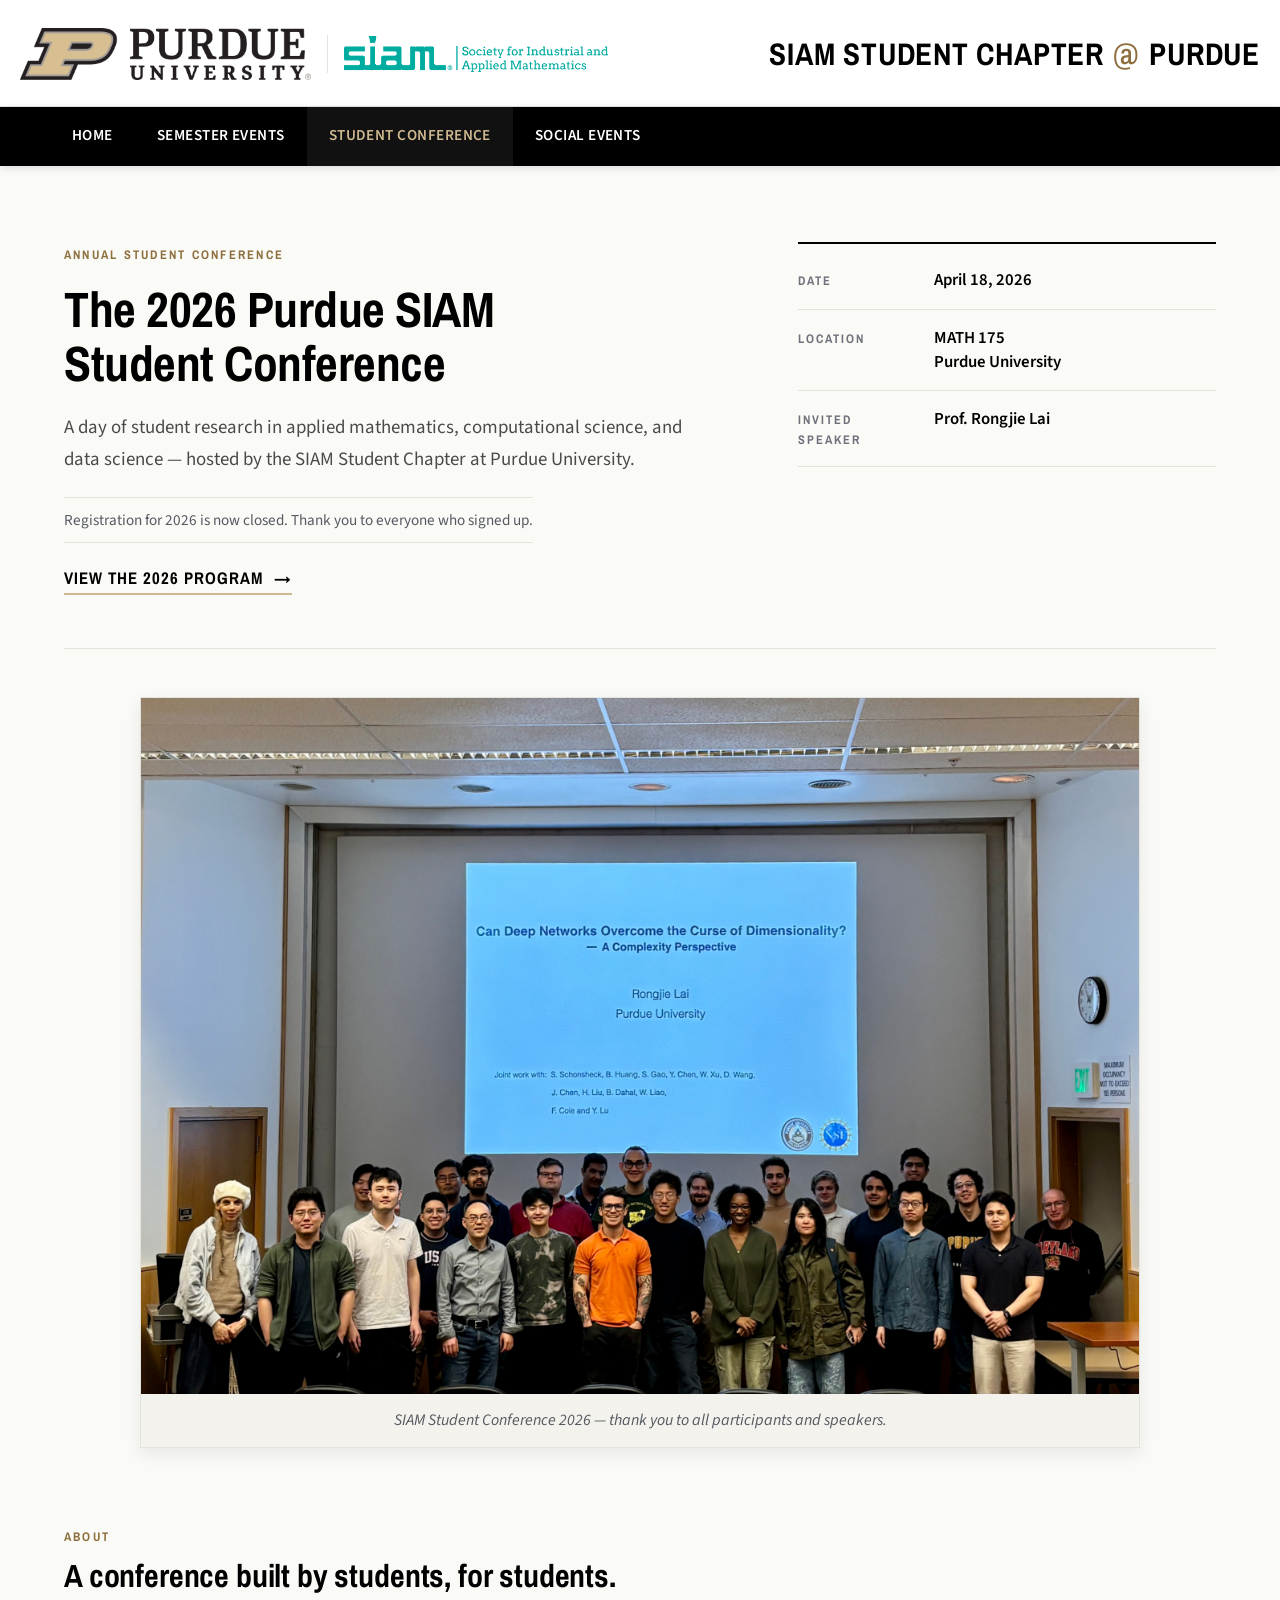
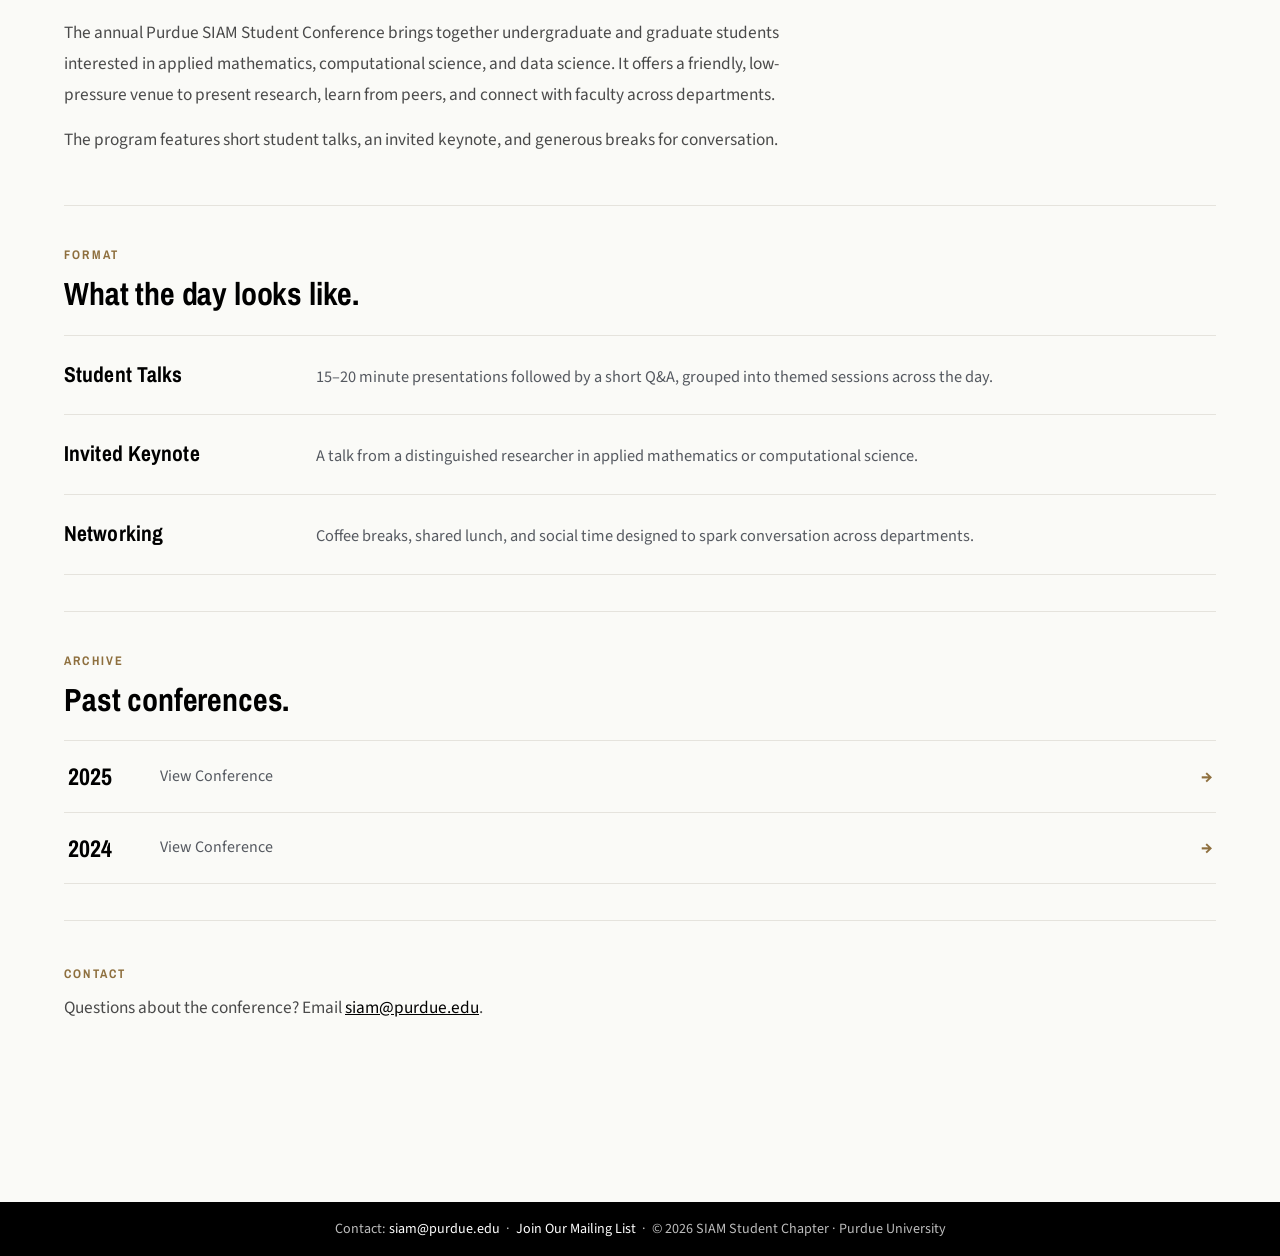
<file: conference.html>
<!DOCTYPE html>
<html lang="en">
<head>
    <meta charset="UTF-8">
    <meta name="viewport" content="width=device-width, initial-scale=1.0">
    <title>Student Conference — SIAM Student Chapter at Purdue</title>
    <link rel="preconnect" href="https://fonts.googleapis.com">
    <link rel="preconnect" href="https://fonts.gstatic.com" crossorigin>
    <link href="https://fonts.googleapis.com/css2?family=Archivo+Narrow:wght@600;700&family=Source+Sans+3:wght@400;600;700&display=swap" rel="stylesheet">
    <link rel="stylesheet" href="styles.css">
</head>
<body>
    <header class="site-header">
        <div class="header-inner">
            <div class="header-logos">
                <img src="images/PU.png" alt="Purdue University" class="logo-purdue">
                <span class="logo-divider"></span>
                <img src="images/siam_logo.png" alt="SIAM" class="logo-siam">
            </div>
            <div class="header-titles">
                <h1>SIAM Student Chapter <span class="at">@</span> Purdue</h1>
            </div>
        </div>
    </header>

    <nav class="primary">
        <ul>
            <li><a href="index.html">Home</a></li>
            <li><a href="events.html">Semester Events</a></li>
            <li><a href="conference.html" class="active">Student Conference</a></li>
            <li><a href="social.html">Social Events</a></li>
        </ul>
    </nav>

    <div class="container">
        <section class="conf-hero">
            <div class="conf-hero-left">
                <span class="eyebrow">Annual Student Conference</span>
                <h1 class="conf-title">The 2026 Purdue SIAM<br>Student Conference</h1>
                <p class="conf-lede">A day of student research in applied mathematics, computational science, and data science — hosted by the SIAM Student Chapter at Purdue University.</p>
                <p class="conf-status">Registration for 2026 is now closed. Thank you to everyone who signed up.</p>
                <div class="conf-hero-cta">
                    <a href="conference-2026.html" class="link-arrow">View the 2026 program <span aria-hidden="true">→</span></a>
                </div>
            </div>
            <aside class="conf-hero-right">
                <div class="conf-meta-row">
                    <span class="conf-meta-label">Date</span>
                    <span class="conf-meta-value">April 18, 2026</span>
                </div>
                <div class="conf-meta-row">
                    <span class="conf-meta-label">Location</span>
                    <span class="conf-meta-value">MATH 175<br>Purdue University</span>
                </div>
                <div class="conf-meta-row">
                    <span class="conf-meta-label">Invited Speaker</span>
                    <span class="conf-meta-value">Prof. Rongjie Lai</span>
                </div>
            </aside>
        </section>

        <figure class="conference-photo">
            <img src="images/conferences/group-2026.jpeg" alt="Conference 2026 Group Photo">
            <figcaption>SIAM Student Conference 2026 — thank you to all participants and speakers.</figcaption>
        </figure>

        <section class="conf-section">
            <div class="conf-section-head">
                <span class="eyebrow">About</span>
                <h2>A conference built by students, for students.</h2>
            </div>
            <div class="conf-prose">
                <p>The annual Purdue SIAM Student Conference brings together undergraduate and graduate students interested in applied mathematics, computational science, and data science. It offers a friendly, low-pressure venue to present research, learn from peers, and connect with faculty across departments.</p>
                <p>The program features short student talks, an invited keynote, and generous breaks for conversation.</p>
            </div>
        </section>

        <section class="conf-section">
            <div class="conf-section-head">
                <span class="eyebrow">Format</span>
                <h2>What the day looks like.</h2>
            </div>
            <dl class="conf-format">
                <div>
                    <dt>Student Talks</dt>
                    <dd>15–20 minute presentations followed by a short Q&amp;A, grouped into themed sessions across the day.</dd>
                </div>
                <div>
                    <dt>Invited Keynote</dt>
                    <dd>A talk from a distinguished researcher in applied mathematics or computational science.</dd>
                </div>
                <div>
                    <dt>Networking</dt>
                    <dd>Coffee breaks, shared lunch, and social time designed to spark conversation across departments.</dd>
                </div>
            </dl>
        </section>

        <section class="conf-section">
            <div class="conf-section-head">
                <span class="eyebrow">Archive</span>
                <h2>Past conferences.</h2>
            </div>
            <ul class="past-conferences">
                <li><a href="conference-2025.html"><span class="pc-year">2025</span><span class="pc-label">View Conference</span><span class="pc-arrow">→</span></a></li>
                <li><a href="conference-2024.html"><span class="pc-year">2024</span><span class="pc-label">View Conference</span><span class="pc-arrow">→</span></a></li>
            </ul>
        </section>

        <section class="conf-contact">
            <span class="eyebrow">Contact</span>
            <p>Questions about the conference? Email <a href="mailto:siam@purdue.edu">siam@purdue.edu</a>.</p>
        </section>
    </div>

    <footer class="site-footer">
        <div class="footer-bottom">
            Contact: <a href="mailto:siam@purdue.edu">siam@purdue.edu</a> &nbsp;·&nbsp; <a href="https://lists.purdue.edu/scripts/wa.exe?SUBED1=SIAM" target="_blank" rel="noopener">Join Our Mailing List</a> &nbsp;·&nbsp; &copy; 2026 SIAM Student Chapter · Purdue University
        </div>
    </footer>
</body>
</html>
</file>
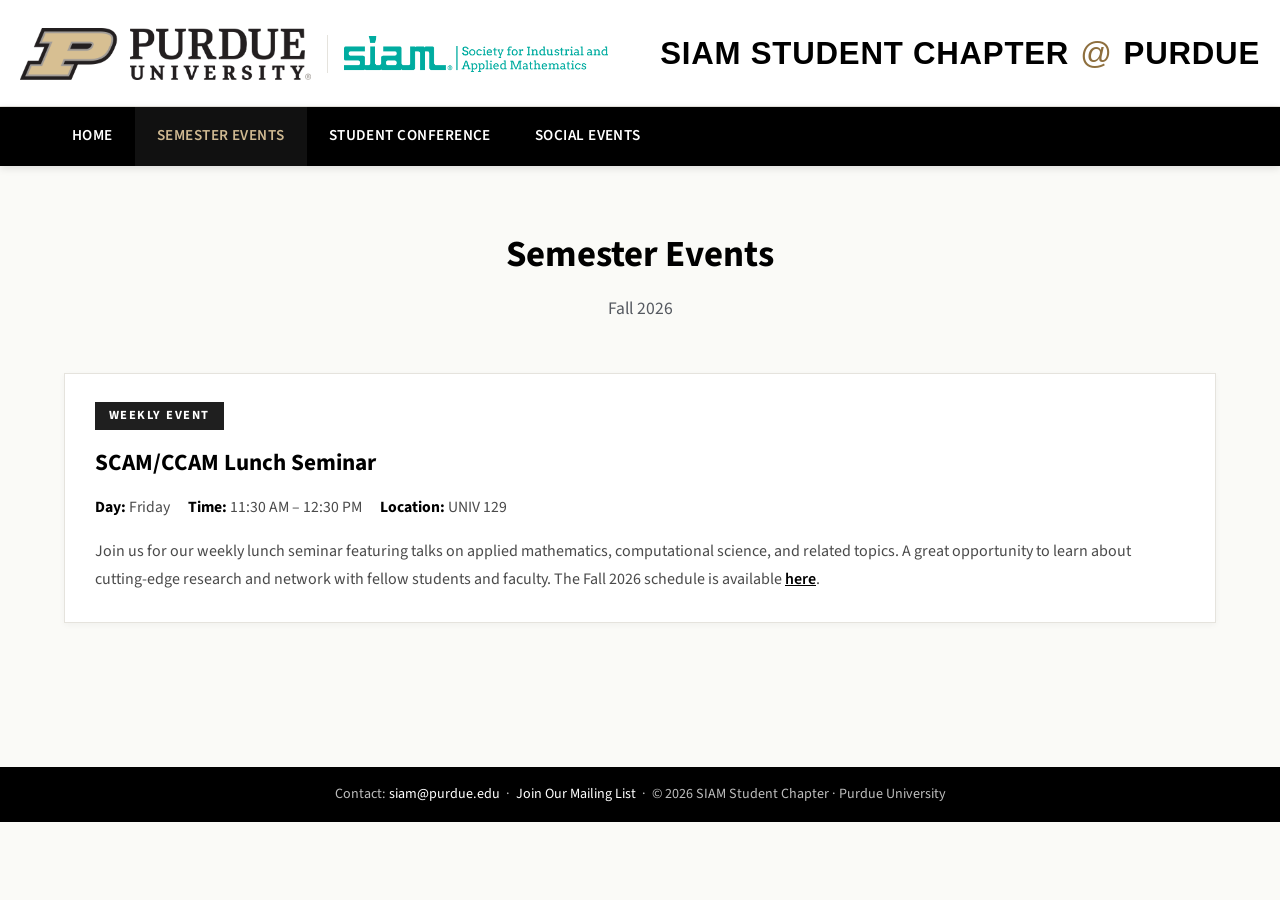
<file: events.html>
<!DOCTYPE html>
<html lang="en">
<head>
    <meta charset="UTF-8">
    <meta name="viewport" content="width=device-width, initial-scale=1.0">
    <title>Semester Events — SIAM Student Chapter at Purdue</title>
    <link rel="preconnect" href="https://fonts.googleapis.com">
    <link rel="preconnect" href="https://fonts.gstatic.com" crossorigin>
    <link href="https://fonts.googleapis.com/css2?family=Oswald:wght@500;600;700&family=Source+Sans+3:wght@400;600;700&display=swap" rel="stylesheet">
    <link rel="stylesheet" href="styles.css">
</head>
<body>
    <header class="site-header">
        <div class="header-inner">
            <div class="header-logos">
                <img src="images/PU.png" alt="Purdue University" class="logo-purdue">
                <span class="logo-divider"></span>
                <img src="images/siam_logo.png" alt="SIAM" class="logo-siam">
            </div>
            <div class="header-titles">
                <h1>SIAM Student Chapter <span class="at">@</span> Purdue</h1>
            </div>
        </div>
    </header>

    <nav class="primary">
        <ul>
            <li><a href="index.html">Home</a></li>
            <li><a href="events.html" class="active">Semester Events</a></li>
            <li><a href="conference.html">Student Conference</a></li>
            <li><a href="social.html">Social Events</a></li>
        </ul>
    </nav>

    <div class="container">
        <h1 class="page-title">Semester Events</h1>
        <p class="page-subtitle">Fall 2026</p>

        <div class="event-card">
            <span class="label upcoming">Weekly Event</span>
            <h3>SCAM/CCAM Lunch Seminar</h3>
            <div class="event-details">
                <div class="event-detail-item"><strong>Day:</strong> Friday</div>
                <div class="event-detail-item"><strong>Time:</strong> 11:30 AM – 12:30 PM</div>
                <div class="event-detail-item"><strong>Location:</strong> UNIV 129</div>
            </div>
            <div class="event-description">
                <p>Join us for our weekly lunch seminar featuring talks on applied mathematics, computational science, and related topics.
                   A great opportunity to learn about cutting-edge research and network with fellow students and faculty.
                   The Fall 2026 schedule is available <a href="https://sites.google.com/view/purdue-scam-seminar/schedule-fall-2026/" target="_blank" rel="noopener">here</a>.</p>
            </div>
        </div>

        <!-- <div class="event-card">
            <span class="label upcoming">Upcoming</span>
            <h3>Guest Speaker Series</h3>
            <div class="event-details">
                <div class="event-detail-item"><strong>Date:</strong> TBA</div>
                <div class="event-detail-item"><strong>Time:</strong> TBA</div>
                <div class="event-detail-item"><strong>Location:</strong> TBA</div>
            </div>
            <div class="event-description">
                <p>Details coming soon. Stay tuned for announcements about upcoming guest speakers from industry and academia.</p>
            </div>
        </div> -->
    </div>

    <footer class="site-footer">
        <div class="footer-bottom">
            Contact: <a href="mailto:siam@purdue.edu">siam@purdue.edu</a> &nbsp;·&nbsp; <a href="https://lists.purdue.edu/scripts/wa.exe?SUBED1=SIAM" target="_blank" rel="noopener">Join Our Mailing List</a> &nbsp;·&nbsp; &copy; 2026 SIAM Student Chapter · Purdue University
        </div>
    </footer>
</body>
</html>
</file>
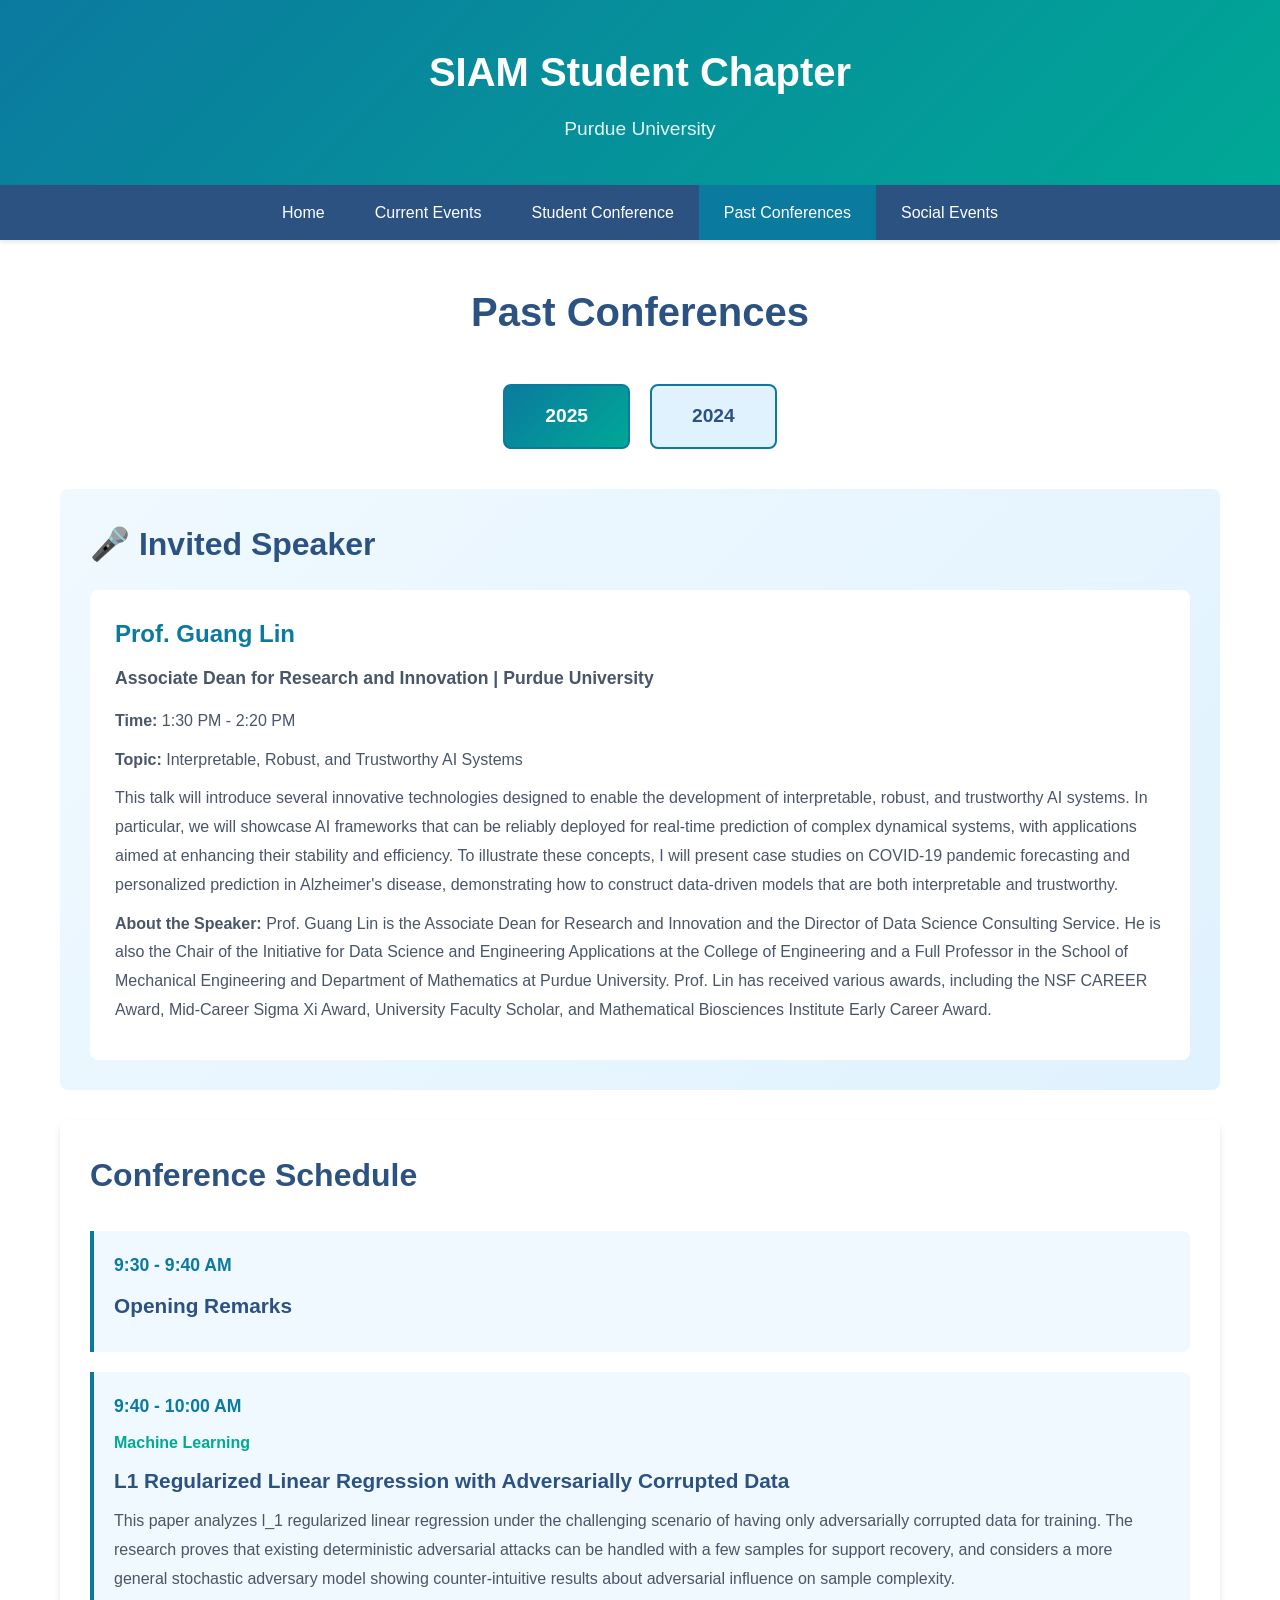
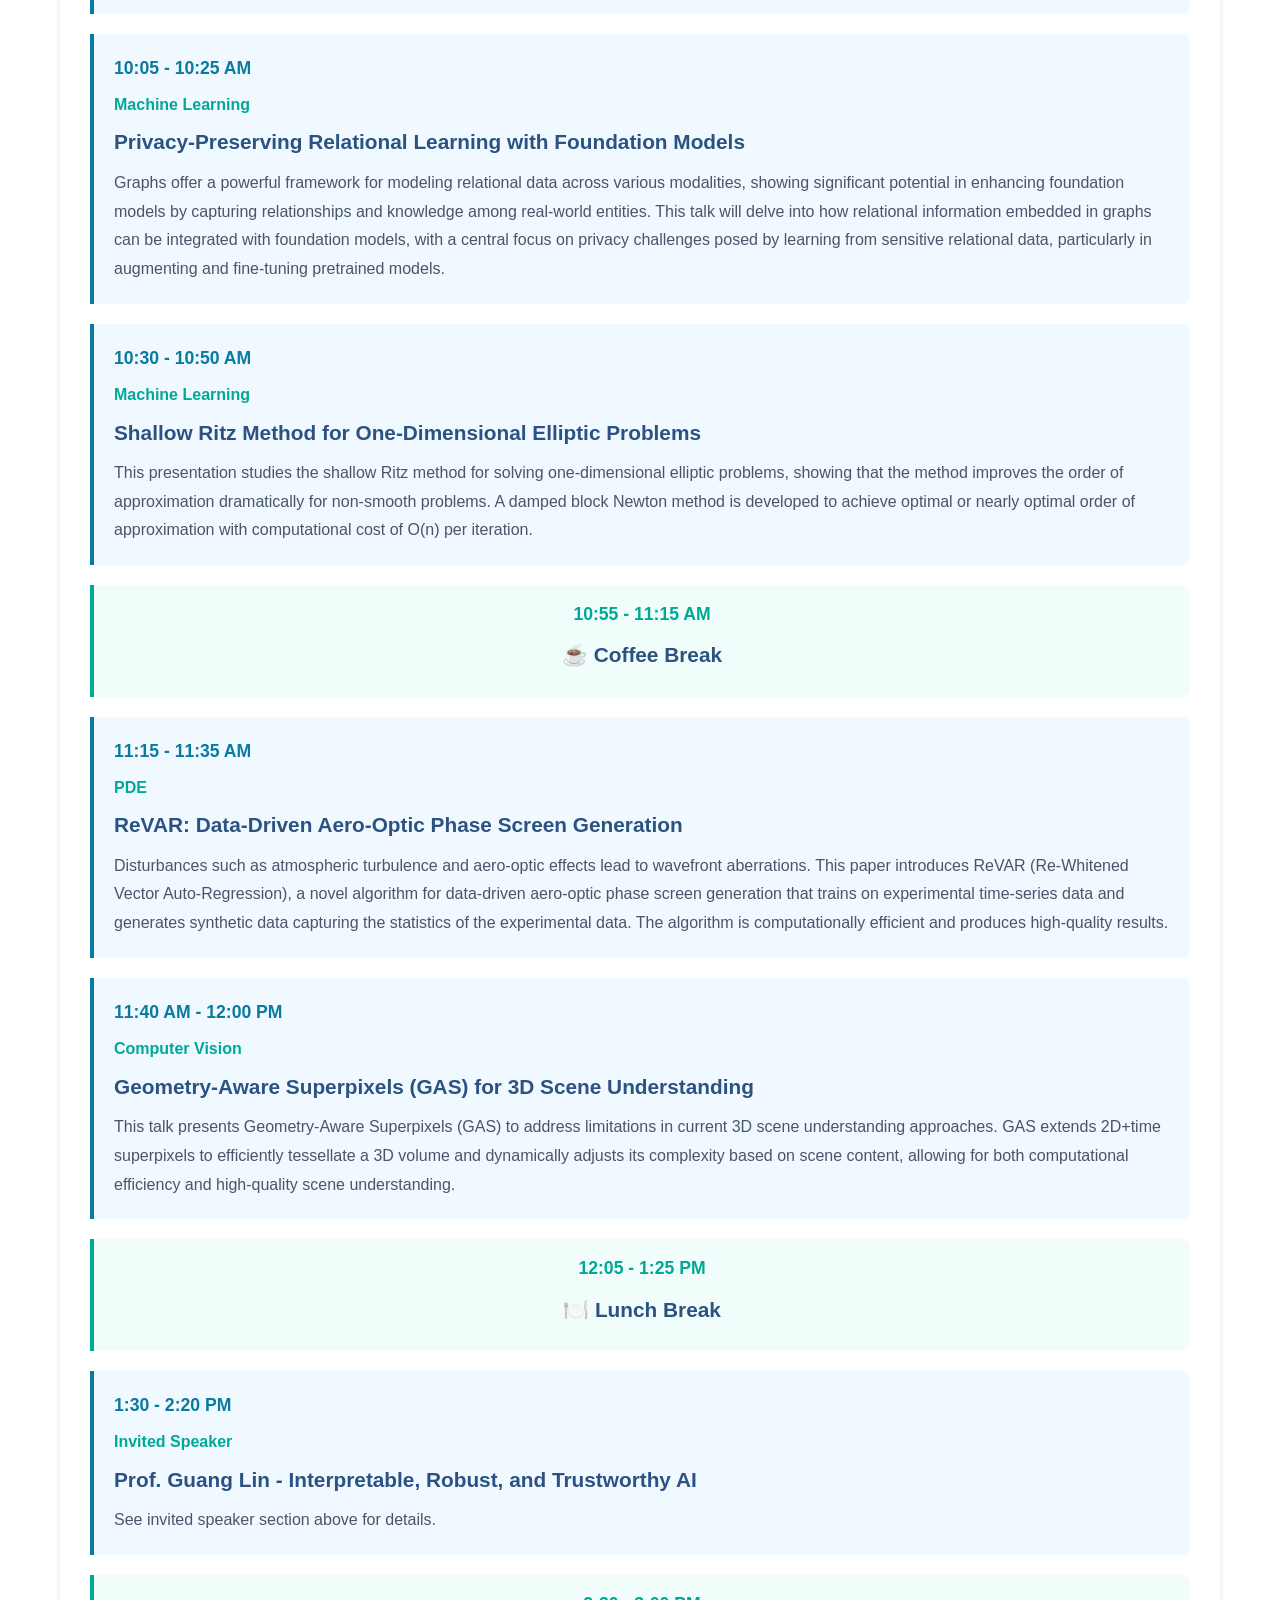
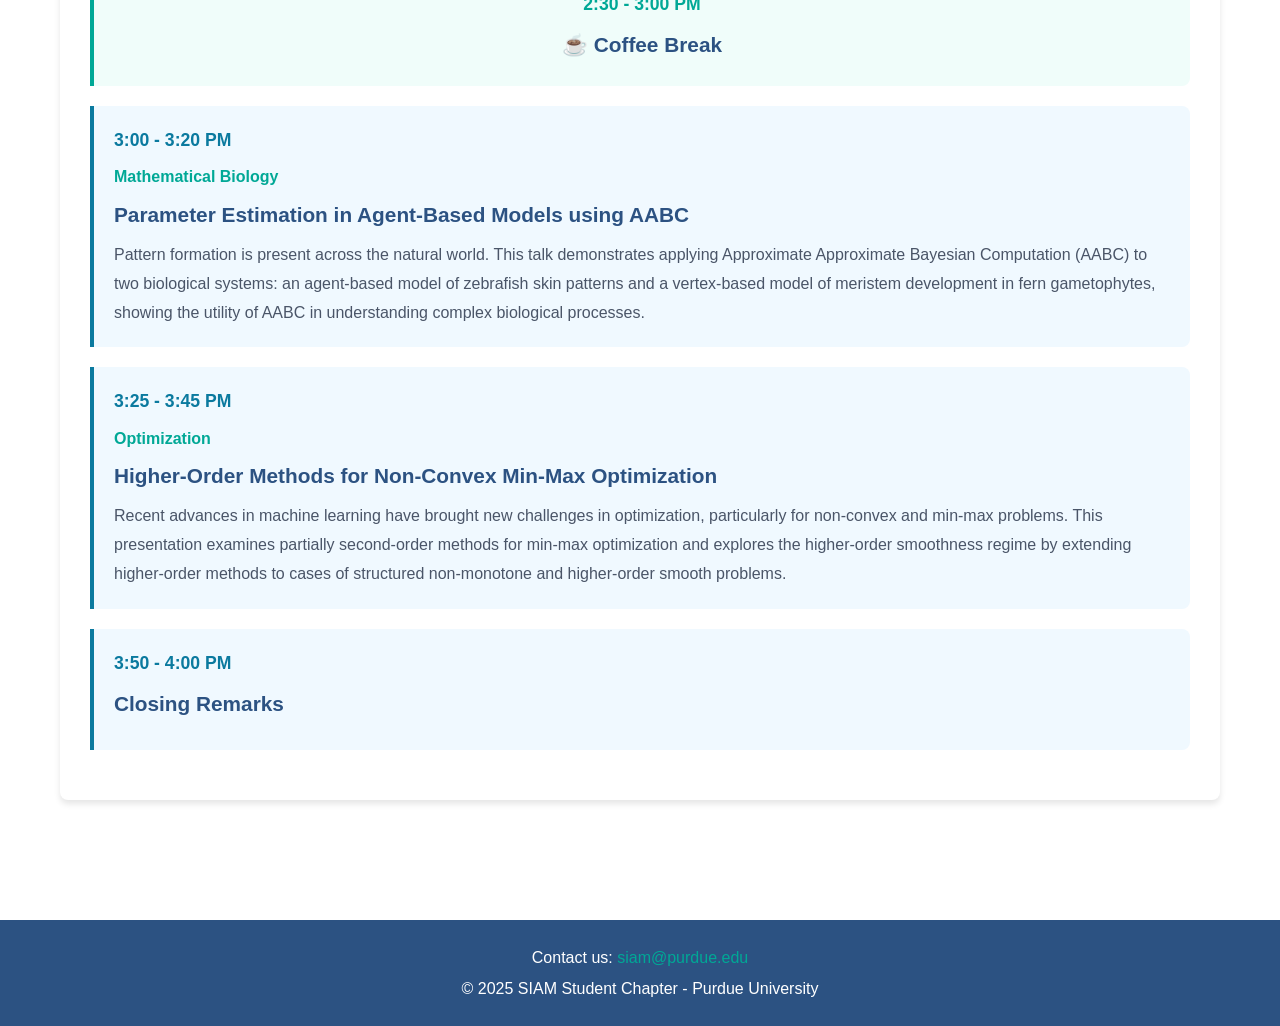
<file: past-conferences.html>
<!DOCTYPE html>
<html lang="en">
<head>
    <meta charset="UTF-8">
    <meta name="viewport" content="width=device-width, initial-scale=1.0">
    <title>Past Conferences - SIAM Student Chapter</title>
    <style>
        * {
            margin: 0;
            padding: 0;
            box-sizing: border-box;
        }
        
        body {
            font-family: 'Segoe UI', Tahoma, Geneva, Verdana, sans-serif;
            line-height: 1.6;
            color: #333;
        }
        
        header {
            background: linear-gradient(135deg, #0B7A9F 0%, #00A896 100%);
            color: white;
            padding: 40px 20px;
            text-align: center;
        }
        
        header h1 {
            font-size: 2.5em;
            margin-bottom: 10px;
        }
        
        header p {
            font-size: 1.2em;
            opacity: 0.9;
        }
        
        nav {
            background-color: #2c5282;
            padding: 0;
            box-shadow: 0 2px 5px rgba(0,0,0,0.1);
        }
        
        nav ul {
            list-style: none;
            display: flex;
            justify-content: center;
            flex-wrap: wrap;
        }
        
        nav ul li {
            margin: 0;
        }
        
        nav ul li a {
            display: block;
            padding: 15px 25px;
            color: white;
            text-decoration: none;
            transition: background-color 0.3s;
        }
        
        nav ul li a:hover,
        nav ul li a.active {
            background-color: #0B7A9F;
        }
        
        .container {
            max-width: 1200px;
            margin: 0 auto;
            padding: 40px 20px;
        }
        
        .page-title {
            text-align: center;
            font-size: 2.5em;
            margin-bottom: 40px;
            color: #2c5282;
        }
        
        .year-tabs {
            display: flex;
            justify-content: center;
            gap: 20px;
            margin-bottom: 40px;
            flex-wrap: wrap;
        }
        
        .year-tab {
            padding: 15px 40px;
            background-color: #e0f2fe;
            color: #2c5282;
            border: 2px solid #0B7A9F;
            border-radius: 8px;
            cursor: pointer;
            font-size: 1.2em;
            font-weight: 600;
            transition: all 0.3s;
        }
        
        .year-tab:hover {
            background-color: #bae6fd;
        }
        
        .year-tab.active {
            background: linear-gradient(135deg, #0B7A9F 0%, #00A896 100%);
            color: white;
        }
        
        .conference-content {
            display: none;
        }
        
        .conference-content.active {
            display: block;
        }
        
        .schedule-section {
            background: white;
            border-radius: 8px;
            padding: 30px;
            box-shadow: 0 4px 6px rgba(0,0,0,0.1);
            margin-bottom: 30px;
        }
        
        .schedule-item {
            border-left: 4px solid #0B7A9F;
            padding: 20px;
            margin-bottom: 20px;
            background-color: #f0f9ff;
            border-radius: 0 8px 8px 0;
        }
        
        .schedule-item h3 {
            color: #2c5282;
            font-size: 1.3em;
            margin-bottom: 10px;
        }
        
        .schedule-item .time {
            font-weight: bold;
            color: #0B7A9F;
            font-size: 1.1em;
            margin-bottom: 10px;
        }
        
        .schedule-item .topic {
            color: #00A896;
            font-weight: 600;
            margin-bottom: 8px;
        }
        
        .schedule-item p {
            color: #4a5568;
            line-height: 1.8;
        }
        
        .break-item {
            border-left: 4px solid #00A896;
            background-color: #f0fdfa;
            text-align: center;
            padding: 15px;
        }
        
        .break-item .time {
            color: #00A896;
        }
        
        .speaker-section {
            background: linear-gradient(135deg, #f0f9ff 0%, #e0f2fe 100%);
            border-radius: 8px;
            padding: 30px;
            margin-bottom: 30px;
        }
        
        .speaker-section h2 {
            color: #2c5282;
            font-size: 2em;
            margin-bottom: 20px;
        }
        
        .speaker-info {
            background: white;
            padding: 25px;
            border-radius: 8px;
            margin-top: 20px;
        }
        
        .speaker-info h3 {
            color: #0B7A9F;
            font-size: 1.5em;
            margin-bottom: 10px;
        }
        
        .speaker-info h4 {
            color: #4a5568;
            font-size: 1.1em;
            margin-bottom: 15px;
        }
        
        .speaker-info p {
            color: #4a5568;
            line-height: 1.8;
            margin-bottom: 10px;
        }
        
        .placeholder-message {
            text-align: center;
            padding: 60px 20px;
            color: #718096;
            font-size: 1.2em;
        }
        
        footer {
            background-color: #2c5282;
            color: white;
            text-align: center;
            padding: 20px;
            margin-top: 50px;
        }
        
        footer p {
            margin: 5px 0;
        }
        
        footer a {
            color: #00A896;
            text-decoration: none;
        }
        
        footer a:hover {
            text-decoration: underline;
        }
    </style>
</head>
<body>
    <header>
        <h1>SIAM Student Chapter</h1>
        <p>Purdue University</p>
    </header>
    
    <nav>
        <ul>
            <li><a href="index.html">Home</a></li>
            <li><a href="events.html">Current Events</a></li>
            <li><a href="conference.html">Student Conference</a></li>
            <li><a href="past-conferences.html" class="active">Past Conferences</a></li>
            <li><a href="social.html">Social Events</a></li>
        </ul>
    </nav>
    
    <div class="container">
        <h1 class="page-title">Past Conferences</h1>
        
        <div class="year-tabs">
            <div class="year-tab active" onclick="showYear('2025')">2025</div>
            <div class="year-tab" onclick="showYear('2024')">2024</div>
        </div>
        
        <!-- 2025 Conference Content -->
        <div id="conference-2025" class="conference-content active">
            <div class="speaker-section">
                <h2>🎤 Invited Speaker</h2>
                <div class="speaker-info">
                    <h3>Prof. Guang Lin</h3>
                    <h4>Associate Dean for Research and Innovation | Purdue University</h4>
                    <p><strong>Time:</strong> 1:30 PM - 2:20 PM</p>
                    <p><strong>Topic:</strong> Interpretable, Robust, and Trustworthy AI Systems</p>
                    <p>This talk will introduce several innovative technologies designed to enable the development of interpretable, robust, and trustworthy AI systems. In particular, we will showcase AI frameworks that can be reliably deployed for real-time prediction of complex dynamical systems, with applications aimed at enhancing their stability and efficiency. To illustrate these concepts, I will present case studies on COVID-19 pandemic forecasting and personalized prediction in Alzheimer's disease, demonstrating how to construct data-driven models that are both interpretable and trustworthy.</p>
                    <p><strong>About the Speaker:</strong> Prof. Guang Lin is the Associate Dean for Research and Innovation and the Director of Data Science Consulting Service. He is also the Chair of the Initiative for Data Science and Engineering Applications at the College of Engineering and a Full Professor in the School of Mechanical Engineering and Department of Mathematics at Purdue University. Prof. Lin has received various awards, including the NSF CAREER Award, Mid-Career Sigma Xi Award, University Faculty Scholar, and Mathematical Biosciences Institute Early Career Award.</p>
                </div>
            </div>
            
            <div class="schedule-section">
                <h2 style="color: #2c5282; font-size: 2em; margin-bottom: 30px;">Conference Schedule</h2>
                
                <div class="schedule-item">
                    <div class="time">9:30 - 9:40 AM</div>
                    <h3>Opening Remarks</h3>
                </div>
                
                <div class="schedule-item">
                    <div class="time">9:40 - 10:00 AM</div>
                    <div class="topic">Machine Learning</div>
                    <h3>L1 Regularized Linear Regression with Adversarially Corrupted Data</h3>
                    <p>This paper analyzes l_1 regularized linear regression under the challenging scenario of having only adversarially corrupted data for training. The research proves that existing deterministic adversarial attacks can be handled with a few samples for support recovery, and considers a more general stochastic adversary model showing counter-intuitive results about adversarial influence on sample complexity.</p>
                </div>
                
                <div class="schedule-item">
                    <div class="time">10:05 - 10:25 AM</div>
                    <div class="topic">Machine Learning</div>
                    <h3>Privacy-Preserving Relational Learning with Foundation Models</h3>
                    <p>Graphs offer a powerful framework for modeling relational data across various modalities, showing significant potential in enhancing foundation models by capturing relationships and knowledge among real-world entities. This talk will delve into how relational information embedded in graphs can be integrated with foundation models, with a central focus on privacy challenges posed by learning from sensitive relational data, particularly in augmenting and fine-tuning pretrained models.</p>
                </div>
                
                <div class="schedule-item">
                    <div class="time">10:30 - 10:50 AM</div>
                    <div class="topic">Machine Learning</div>
                    <h3>Shallow Ritz Method for One-Dimensional Elliptic Problems</h3>
                    <p>This presentation studies the shallow Ritz method for solving one-dimensional elliptic problems, showing that the method improves the order of approximation dramatically for non-smooth problems. A damped block Newton method is developed to achieve optimal or nearly optimal order of approximation with computational cost of O(n) per iteration.</p>
                </div>
                
                <div class="schedule-item break-item">
                    <div class="time">10:55 - 11:15 AM</div>
                    <h3>☕ Coffee Break</h3>
                </div>
                
                <div class="schedule-item">
                    <div class="time">11:15 - 11:35 AM</div>
                    <div class="topic">PDE</div>
                    <h3>ReVAR: Data-Driven Aero-Optic Phase Screen Generation</h3>
                    <p>Disturbances such as atmospheric turbulence and aero-optic effects lead to wavefront aberrations. This paper introduces ReVAR (Re-Whitened Vector Auto-Regression), a novel algorithm for data-driven aero-optic phase screen generation that trains on experimental time-series data and generates synthetic data capturing the statistics of the experimental data. The algorithm is computationally efficient and produces high-quality results.</p>
                </div>
                
                <div class="schedule-item">
                    <div class="time">11:40 AM - 12:00 PM</div>
                    <div class="topic">Computer Vision</div>
                    <h3>Geometry-Aware Superpixels (GAS) for 3D Scene Understanding</h3>
                    <p>This talk presents Geometry-Aware Superpixels (GAS) to address limitations in current 3D scene understanding approaches. GAS extends 2D+time superpixels to efficiently tessellate a 3D volume and dynamically adjusts its complexity based on scene content, allowing for both computational efficiency and high-quality scene understanding.</p>
                </div>
                
                <div class="schedule-item break-item">
                    <div class="time">12:05 - 1:25 PM</div>
                    <h3>🍽️ Lunch Break</h3>
                </div>
                
                <div class="schedule-item">
                    <div class="time">1:30 - 2:20 PM</div>
                    <div class="topic">Invited Speaker</div>
                    <h3>Prof. Guang Lin - Interpretable, Robust, and Trustworthy AI</h3>
                    <p>See invited speaker section above for details.</p>
                </div>
                
                <div class="schedule-item break-item">
                    <div class="time">2:30 - 3:00 PM</div>
                    <h3>☕ Coffee Break</h3>
                </div>
                
                <div class="schedule-item">
                    <div class="time">3:00 - 3:20 PM</div>
                    <div class="topic">Mathematical Biology</div>
                    <h3>Parameter Estimation in Agent-Based Models using AABC</h3>
                    <p>Pattern formation is present across the natural world. This talk demonstrates applying Approximate Approximate Bayesian Computation (AABC) to two biological systems: an agent-based model of zebrafish skin patterns and a vertex-based model of meristem development in fern gametophytes, showing the utility of AABC in understanding complex biological processes.</p>
                </div>
                
                <div class="schedule-item">
                    <div class="time">3:25 - 3:45 PM</div>
                    <div class="topic">Optimization</div>
                    <h3>Higher-Order Methods for Non-Convex Min-Max Optimization</h3>
                    <p>Recent advances in machine learning have brought new challenges in optimization, particularly for non-convex and min-max problems. This presentation examines partially second-order methods for min-max optimization and explores the higher-order smoothness regime by extending higher-order methods to cases of structured non-monotone and higher-order smooth problems.</p>
                </div>
                
                <div class="schedule-item">
                    <div class="time">3:50 - 4:00 PM</div>
                    <h3>Closing Remarks</h3>
                </div>
            </div>
        </div>
        
        <!-- 2024 Conference Content -->
        <div id="conference-2024" class="conference-content">
            <div class="placeholder-message">
                <p>📅 Conference information for 2024 will be added soon.</p>
                <p style="margin-top: 20px; font-size: 0.9em;">Check back later for details about the 2024 student conference.</p>
            </div>
        </div>
    </div>
    
    <script>
        function showYear(year) {
            const tabs = document.querySelectorAll('.year-tab');
            const contents = document.querySelectorAll('.conference-content');
            
            tabs.forEach(tab => tab.classList.remove('active'));
            contents.forEach(content => content.classList.remove('active'));
            
            event.target.classList.add('active');
            document.getElementById('conference-' + year).classList.add('active');
        }
    </script>
    
    <footer>
        <p>Contact us: <a href="mailto:siam@purdue.edu">siam@purdue.edu</a></p>
        <p>&copy; 2025 SIAM Student Chapter - Purdue University</p>
    </footer>
</body>
</html>
</file>
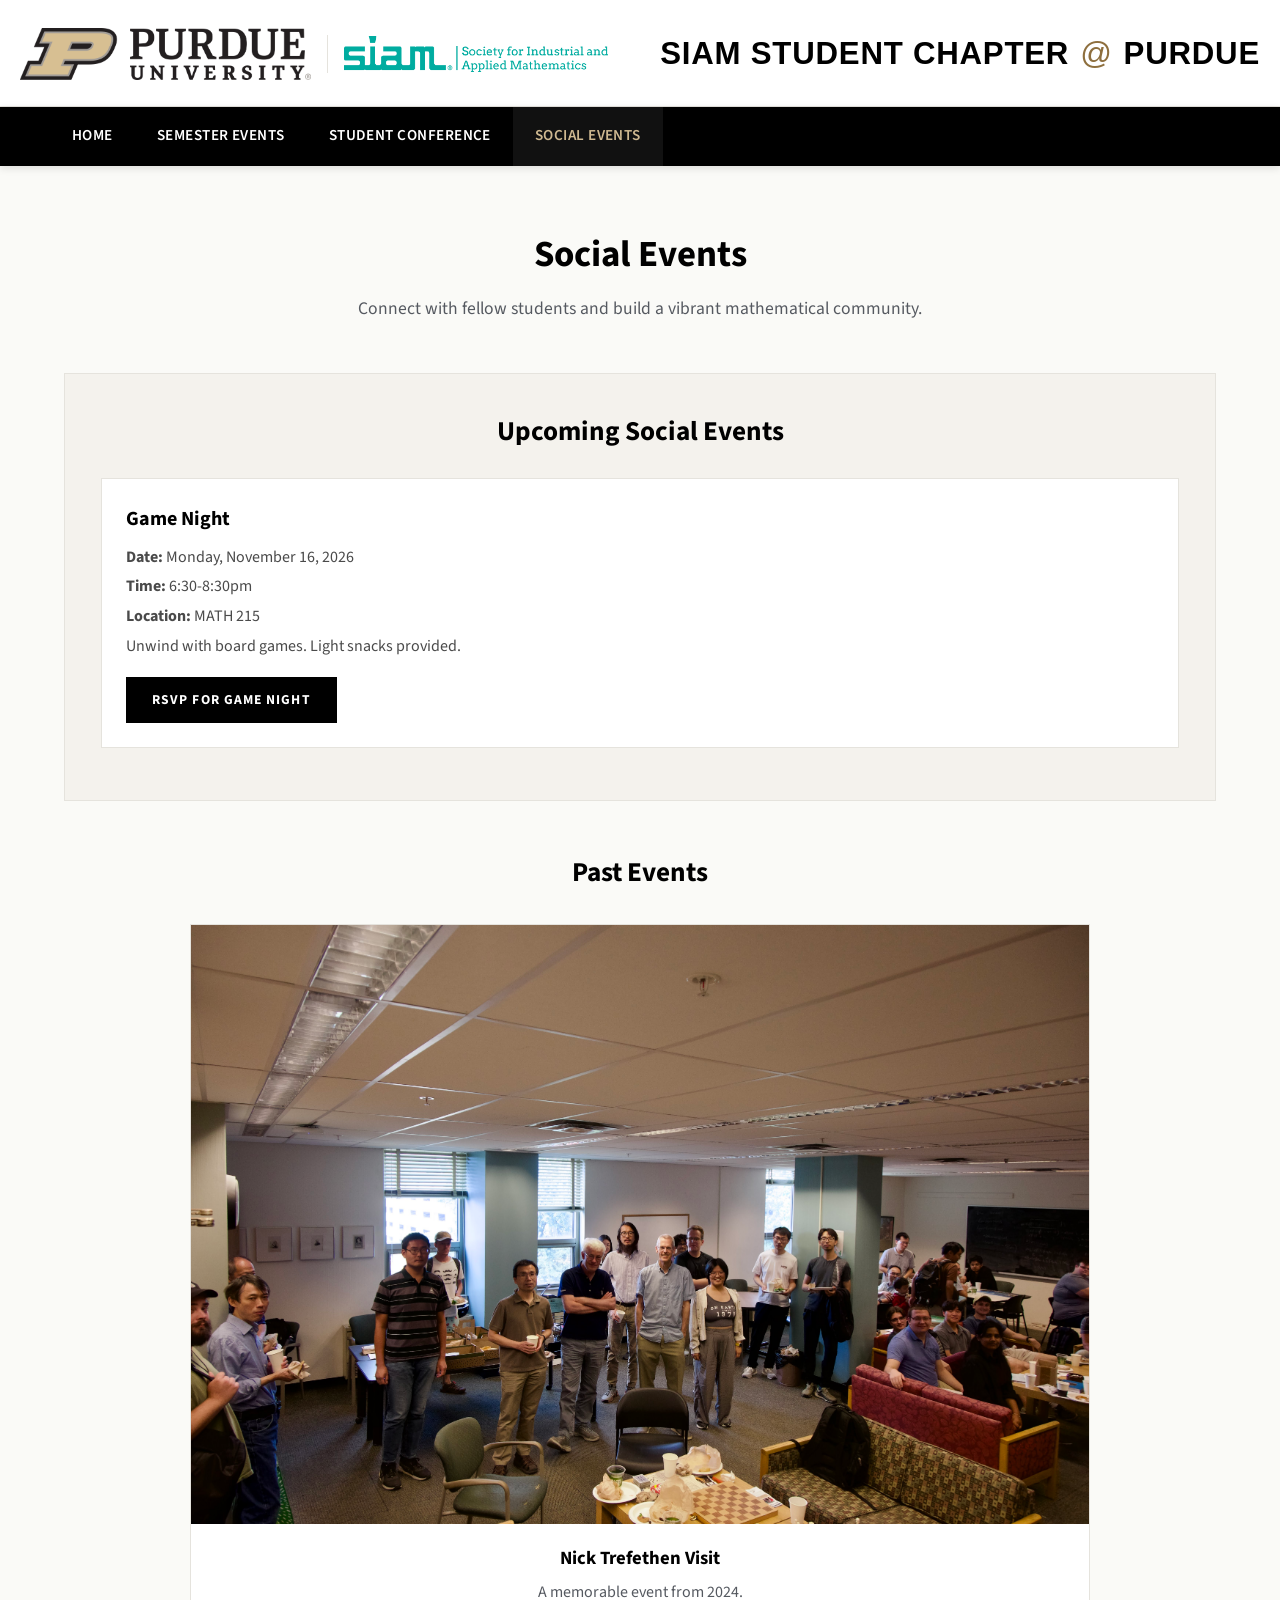
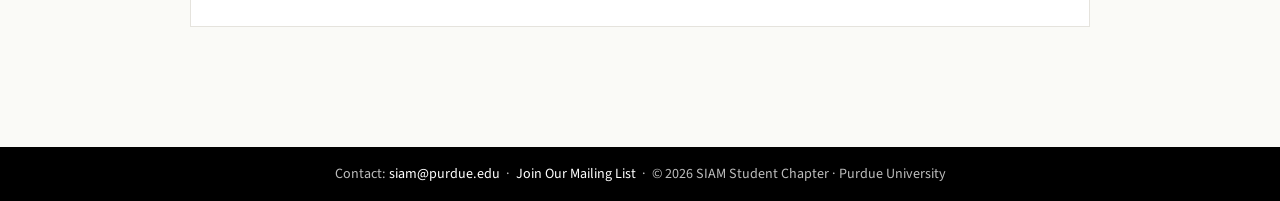
<file: social.html>
<!DOCTYPE html>
<html lang="en">
<head>
    <meta charset="UTF-8">
    <meta name="viewport" content="width=device-width, initial-scale=1.0">
    <title>Social Events — SIAM Student Chapter at Purdue</title>
    <link rel="preconnect" href="https://fonts.googleapis.com">
    <link rel="preconnect" href="https://fonts.gstatic.com" crossorigin>
    <link href="https://fonts.googleapis.com/css2?family=Oswald:wght@500;600;700&family=Source+Sans+3:wght@400;600;700&display=swap" rel="stylesheet">
    <link rel="stylesheet" href="styles.css">
</head>
<body>
    <header class="site-header">
        <div class="header-inner">
            <div class="header-logos">
                <img src="images/PU.png" alt="Purdue University" class="logo-purdue">
                <span class="logo-divider"></span>
                <img src="images/siam_logo.png" alt="SIAM" class="logo-siam">
            </div>
            <div class="header-titles">
                <h1>SIAM Student Chapter <span class="at">@</span> Purdue</h1>
            </div>
        </div>
    </header>

    <nav class="primary">
        <ul>
            <li><a href="index.html">Home</a></li>
            <li><a href="events.html">Semester Events</a></li>
            <li><a href="conference.html">Student Conference</a></li>
            <li><a href="social.html" class="active">Social Events</a></li>
        </ul>
    </nav>

    <div class="container">
        <h1 class="page-title">Social Events</h1>
        <p class="page-subtitle">Connect with fellow students and build a vibrant mathematical community.</p>

        <div class="upcoming-section">
            <h2>Upcoming Social Events</h2>

            <div class="upcoming-event">
                <h4>Game Night</h4>
                <p><strong>Date:</strong> Monday, November 16, 2026</p>
                <p><strong>Time:</strong> 6:30-8:30pm</p>
                <p><strong>Location:</strong> MATH 215</p>
                <p>Unwind with board games. Light snacks provided.</p>
                <a href="https://forms.gle/PMmUFPk1h9813nV79" target="_blank" rel="noopener" class="rsvp-button">RSVP for Game Night</a>
            </div>
        </div>

        <div class="photo-gallery">
            <h2>Past Events</h2>
            <div class="past-event-highlight">
                <img src="images/social/social-24.jpg" alt="Nick Trefethen Visit">
                <div class="past-event-caption">
                    <h3>Nick Trefethen Visit</h3>
                    <p>A memorable event from 2024.</p>
                </div>
            </div>
        </div>
    </div>

    <footer class="site-footer">
        <div class="footer-bottom">
            Contact: <a href="mailto:siam@purdue.edu">siam@purdue.edu</a> &nbsp;·&nbsp; <a href="https://lists.purdue.edu/scripts/wa.exe?SUBED1=SIAM" target="_blank" rel="noopener">Join Our Mailing List</a> &nbsp;·&nbsp; &copy; 2026 SIAM Student Chapter · Purdue University
        </div>
    </footer>
</body>
</html>
</file>
<file: styles.css>
/* SIAM Student Chapter — Purdue University
   Purdue-inspired brand palette:
   - Boilermaker Gold:  #CFB991
   - Black:             #000000
   - Rush (deep gold):  #8E6F3E
   - Field (bright):    #DAAA00
   - Steel Gray:        #555960
   - Cool Gray:         #6F727B
*/

:root {
    --pu-gold: #CFB991;
    --pu-gold-dark: #8E6F3E;
    --pu-gold-bright: #DAAA00;
    --pu-black: #000000;
    --pu-steel: #555960;
    --pu-cool: #6F727B;
    --pu-light: #F4F2ED;
    --pu-bg: #ffffff;
    --pu-page: #fafaf7;
    --text: #1a1a1a;
    --text-muted: #4a4a4a;
    --border: #e5e3dd;
}

* { margin: 0; padding: 0; box-sizing: border-box; }

html { scroll-behavior: smooth; }

body {
    font-family: "Source Sans 3", -apple-system, BlinkMacSystemFont, "Segoe UI",
                 "Helvetica Neue", Arial, sans-serif;
    line-height: 1.6;
    color: var(--text);
    background-color: var(--pu-page);
    -webkit-font-smoothing: antialiased;
}

.display-font {
    font-family: "Archivo Narrow", "Franklin Gothic Medium", "Arial Narrow", Arial, sans-serif;
}

a { color: var(--pu-black); }
a:hover { text-decoration: underline; }

/* ---------- Top Brand Bar (Purdue-style black bar) ---------- */
.brandbar {
    background: var(--pu-black);
    color: #fff;
    padding: 10px 0;
    font-size: 0.85em;
    letter-spacing: 0.04em;
    text-transform: uppercase;
}
.brandbar-inner {
    max-width: 1200px;
    margin: 0 auto;
    padding: 0 24px;
    display: flex;
    align-items: center;
    justify-content: space-between;
    gap: 20px;
}
.brandbar a {
    color: #fff;
    text-decoration: none;
    font-weight: 600;
}
.brandbar a:hover { color: #e6e6e6; text-decoration: none; }
.brandbar .pu-wordmark {
    display: flex;
    align-items: center;
    gap: 10px;
}
.brandbar .pu-wordmark img {
    height: 28px;
    width: auto;
}

/* ---------- Header: white with two logos, gold accent ---------- */
header.site-header {
    background: #fff;
    border-bottom: 1px solid var(--border);
    padding: 28px 20px 26px;
}
.header-inner {
    max-width: 1320px;
    margin: 0 auto;
    display: flex;
    align-items: center;
    justify-content: space-between;
    gap: 32px;
}
.header-logos {
    display: flex;
    align-items: center;
    gap: 16px;
    flex-wrap: nowrap;
    flex-shrink: 0;
}
.header-logos img {
    display: block;
    width: auto;
}
.header-logos .logo-purdue { height: 52px; }
.header-logos .logo-siam   { height: 36px; }
.header-logos .logo-divider {
    width: 1px;
    height: 38px;
    background: var(--border);
}
.header-titles {
    text-align: right;
    margin-left: auto;
}
.header-titles h1 {
    font-family: "Archivo Narrow", "Franklin Gothic Medium", "Arial Narrow", Arial, sans-serif;
    color: var(--pu-black);
    font-size: 1.95em;
    font-weight: 700;
    letter-spacing: 0.025em;
    text-transform: uppercase;
    line-height: 1.1;
    white-space: nowrap;
}
.header-titles h1 .at {
    color: var(--pu-gold-dark);
    font-weight: 500;
    margin: 0 0.05em;
}
.header-titles .sub {
    color: var(--pu-steel);
    font-size: 1.02em;
    margin-top: 6px;
    letter-spacing: 0.02em;
}

@media (max-width: 1200px) {
    .header-inner { gap: 24px; }
    .header-logos .logo-purdue { height: 46px; }
    .header-logos .logo-siam { height: 32px; }
    .header-logos .logo-divider { height: 34px; }
    .header-titles h1 { font-size: 1.75em; }
}

/* ---------- Primary Navigation ---------- */
nav.primary {
    background: var(--pu-black);
    position: sticky;
    top: 0;
    z-index: 100;
    box-shadow: 0 2px 8px rgba(0,0,0,0.12);
}
nav.primary ul {
    max-width: 1200px;
    margin: 0 auto;
    list-style: none;
    display: flex;
    justify-content: flex-start;
    flex-wrap: wrap;
    padding: 0 10px;
}
nav.primary ul li { position: relative; }
nav.primary ul li a {
    display: block;
    padding: 16px 22px;
    color: #fff;
    text-decoration: none;
    font-weight: 600;
    font-size: 0.95em;
    letter-spacing: 0.03em;
    text-transform: uppercase;
    border-bottom: 3px solid transparent;
    transition: color 0.2s ease, border-color 0.2s ease, background 0.2s ease;
}
nav.primary ul li a:hover,
nav.primary ul li a.active {
    color: var(--pu-gold);
    border-bottom-color: transparent;
    background: #111;
    text-decoration: none;
}
.dropdown-content {
    display: none;
    position: absolute;
    background: var(--pu-black);
    min-width: 220px;
    box-shadow: 0 8px 18px rgba(0,0,0,0.25);
    top: 100%;
    left: 0;
    z-index: 10;
    border-top: 1px solid rgba(255,255,255,0.2);
}
.dropdown-content a {
    padding: 12px 20px;
    display: block;
    border-bottom: 1px solid rgba(255,255,255,0.08);
    text-transform: none;
    letter-spacing: 0;
}
.dropdown-content a:hover { background: #111; color: #fff; }
.dropdown:hover .dropdown-content { display: block; }
.dropdown > a::after { content: ' ▾'; font-size: 0.75em; }

/* ---------- Intro (clean, light homepage lede) ---------- */
.intro {
    background: #fff;
    padding: 56px 20px 48px;
    text-align: center;
    border-bottom: 1px solid var(--border);
}
.intro-inner { max-width: 820px; margin: 0 auto; }
.intro-lede {
    font-size: 1.2em;
    line-height: 1.6;
    color: var(--text);
}
.intro-cta {
    margin-top: 28px;
    display: inline-flex;
    gap: 14px;
    flex-wrap: wrap;
    justify-content: center;
}
.btn-outline-dark {
    border-color: var(--pu-black);
    color: var(--pu-black);
}
.btn-outline-dark:hover { background: var(--pu-black); color: #fff; text-decoration: none; }
.btn {
    display: inline-block;
    padding: 12px 28px;
    border-radius: 2px;
    font-weight: 700;
    text-decoration: none;
    text-transform: uppercase;
    letter-spacing: 0.08em;
    font-size: 0.88em;
    transition: transform 0.2s ease, background 0.2s ease, color 0.2s ease;
    border: 2px solid transparent;
}
.btn-gold { background: var(--pu-black); color: #fff; }
.btn-gold:hover { background: #1a1a1a; text-decoration: none; }
.btn-outline { border-color: var(--pu-black); color: var(--pu-black); }
.btn-outline:hover { background: var(--pu-black); color: #fff; text-decoration: none; }

/* ---------- Content containers ---------- */
.container {
    max-width: 1200px;
    margin: 0 auto;
    padding: 60px 24px;
}

.page-title {
    text-align: center;
    font-size: 2.3em;
    color: var(--pu-black);
    font-weight: 700;
    margin-bottom: 10px;
}
.page-title::after {
    content: none;
}
.page-subtitle {
    text-align: center;
    font-size: 1.1em;
    color: var(--pu-steel);
    margin-bottom: 50px;
}

.section-title {
    text-align: center;
    font-size: 1.9em;
    color: var(--pu-black);
    font-weight: 700;
    margin-bottom: 36px;
}
.section-title::after {
    content: none;
}

/* ---------- Cards (generic) ---------- */
.card {
    background: #fff;
    border: 1px solid var(--border);
    border-radius: 4px;
    padding: 28px;
    box-shadow: 0 2px 6px rgba(0,0,0,0.04);
    transition: transform 0.25s ease, box-shadow 0.25s ease;
}
.card:hover {
    transform: translateY(-3px);
    box-shadow: 0 10px 22px rgba(0,0,0,0.08);
}

/* ---------- About (homepage) ---------- */
.about-section {
    background: transparent;
    border: none;
    padding: 0 0 24px;
    margin: 0 auto 34px;
    max-width: 980px;
}
.about-section h2 {
    color: var(--pu-black);
    font-size: 2em;
    margin-bottom: 10px;
    font-weight: 700;
    letter-spacing: 0.01em;
}
.about-section h2::after {
    content: none;
}
.about-section p {
    font-size: 1.12em;
    color: var(--text-muted);
    line-height: 1.75;
    max-width: 70ch;
}

/* ---------- Home page event notice ---------- */
.event-notice {
    display: flex;
    align-items: center;
    flex-wrap: wrap;
    gap: 12px 20px;
    background: var(--pu-light);
    border-left: 4px solid var(--pu-gold-bright);
    padding: 14px 20px;
    margin-bottom: 40px;
}
.event-notice-tag {
    font-family: "Archivo Narrow", "Arial Narrow", Arial, sans-serif;
    font-size: 0.78em;
    font-weight: 700;
    letter-spacing: 0.12em;
    text-transform: uppercase;
    background: var(--pu-black);
    color: #fff;
    padding: 3px 10px;
}
.event-notice-text { margin: 0; flex: 1 1 320px; color: var(--text); }
.event-notice-link {
    font-weight: 700;
    color: var(--pu-black);
    white-space: nowrap;
}

/* ---------- Intro split (homepage hero) ---------- */
.intro-split {
    display: grid;
    grid-template-columns: 1.05fr 1fr;
    gap: 56px;
    align-items: start;
    padding: 10px 0 56px;
    margin-bottom: 40px;
    border-bottom: 1px solid var(--border);
}
.eyebrow {
    display: inline-block;
    font-family: "Archivo Narrow", "Arial Narrow", Arial, sans-serif;
    font-size: 0.78em;
    font-weight: 700;
    letter-spacing: 0.18em;
    text-transform: uppercase;
    color: var(--pu-gold-dark);
    margin-bottom: 14px;
}
.intro-who h2 {
    font-family: "Archivo Narrow", "Arial Narrow", Arial, sans-serif;
    font-size: 2.4em;
    line-height: 1.15;
    font-weight: 700;
    color: var(--pu-black);
    margin-bottom: 18px;
    letter-spacing: -0.005em;
}
.intro-who h2::after { content: none; }
.intro-who p {
    font-size: 1.08em;
    color: var(--text-muted);
    line-height: 1.75;
    margin-bottom: 14px;
}
.intro-who .intro-meta {
    font-size: 0.95em;
    color: var(--pu-cool);
    padding-top: 14px;
    border-top: 1px solid var(--border);
    margin-top: 4px;
}
.activities-head { margin-bottom: 18px; }
.activities-head h3 {
    font-family: "Archivo Narrow", "Arial Narrow", Arial, sans-serif;
    font-size: 1.5em;
    font-weight: 700;
    color: var(--pu-black);
    letter-spacing: 0.01em;
}
.activity-list {
    list-style: none;
    display: flex;
    flex-direction: column;
}
.activity-list li {
    border-top: 1px solid var(--border);
}
.activity-list li:last-child {
    border-bottom: 1px solid var(--border);
}
.activity {
    display: flex;
    align-items: center;
    justify-content: space-between;
    gap: 20px;
    padding: 20px 4px 20px 0;
    text-decoration: none;
    color: var(--text);
    transition: padding 0.25s ease, color 0.2s ease;
}
.activity:hover {
    padding-left: 10px;
    text-decoration: none;
}
.activity-index {
    flex-shrink: 0;
    font-family: "Archivo Narrow", "Arial Narrow", Arial, sans-serif;
    font-size: 0.9em;
    font-weight: 700;
    color: var(--pu-gold-dark);
    letter-spacing: 0.1em;
    min-width: 28px;
}
.activity-body { flex: 1; }
.activity-body h4 {
    font-family: "Archivo Narrow", "Arial Narrow", Arial, sans-serif;
    font-size: 1.35em;
    font-weight: 700;
    color: var(--pu-black);
    margin-bottom: 4px;
    line-height: 1.2;
}
.activity-body p {
    font-size: 0.98em;
    color: var(--pu-steel);
    line-height: 1.55;
    margin: 0;
}
.activity-arrow {
    flex-shrink: 0;
    font-size: 1.2em;
    font-weight: 700;
    color: var(--pu-cool);
    transition: transform 0.25s ease, color 0.2s ease;
}
.activity:hover .activity-body h4 { color: var(--pu-gold-dark); }
.activity:hover .activity-arrow {
    color: var(--pu-gold-dark);
    transform: translateX(6px);
}

@media (max-width: 900px) {
    .intro-split {
        grid-template-columns: 1fr;
        gap: 36px;
        padding-bottom: 36px;
    }
    .intro-who h2 { font-size: 2em; }
}

/* ---------- Conference page (editorial layout) ---------- */
.conf-hero {
    display: grid;
    grid-template-columns: 1.6fr 1fr;
    gap: 64px;
    align-items: start;
    padding: 16px 0 56px;
    margin-bottom: 48px;
    border-bottom: 1px solid var(--border);
}
.conf-hero-left .eyebrow { margin-bottom: 18px; }
.conf-title {
    font-family: "Archivo Narrow", "Arial Narrow", Arial, sans-serif;
    font-size: 3.1em;
    line-height: 1.08;
    font-weight: 700;
    color: var(--pu-black);
    letter-spacing: -0.01em;
    margin-bottom: 22px;
}
.conf-lede {
    font-size: 1.18em;
    color: var(--text-muted);
    line-height: 1.7;
    margin-bottom: 20px;
    max-width: 620px;
}
.conf-status {
    display: inline-block;
    font-size: 0.95em;
    color: var(--pu-steel);
    padding: 10px 0;
    border-top: 1px solid var(--border);
    border-bottom: 1px solid var(--border);
    margin-bottom: 22px;
}
.conf-hero-cta .link-arrow {
    font-family: "Archivo Narrow", "Arial Narrow", Arial, sans-serif;
    font-size: 1.05em;
    font-weight: 700;
    letter-spacing: 0.06em;
    text-transform: uppercase;
    color: var(--pu-black);
    text-decoration: none;
    border-bottom: 2px solid var(--pu-gold);
    padding-bottom: 4px;
    transition: color 0.2s ease, border-color 0.2s ease;
}
.conf-hero-cta .link-arrow:hover {
    color: var(--pu-gold-dark);
    border-bottom-color: var(--pu-gold-dark);
    text-decoration: none;
}
.conf-hero-cta .link-arrow span {
    display: inline-block;
    margin-left: 6px;
    transition: transform 0.2s ease;
}
.conf-hero-cta .link-arrow:hover span { transform: translateX(4px); }

.conf-hero-right {
    border-top: 2px solid var(--pu-black);
    padding-top: 8px;
}
.conf-meta-row {
    display: grid;
    grid-template-columns: 120px 1fr;
    gap: 16px;
    padding: 16px 0;
    border-bottom: 1px solid var(--border);
    align-items: baseline;
}
.conf-meta-label {
    font-family: "Archivo Narrow", "Arial Narrow", Arial, sans-serif;
    font-size: 0.78em;
    font-weight: 700;
    letter-spacing: 0.16em;
    text-transform: uppercase;
    color: var(--pu-cool);
}
.conf-meta-value {
    font-size: 1.05em;
    color: var(--pu-black);
    line-height: 1.45;
    font-weight: 600;
}

.conf-section {
    padding: 36px 0;
    border-bottom: 1px solid var(--border);
}
.conf-section-head { margin-bottom: 22px; }
.conf-section-head .eyebrow { margin-bottom: 10px; }
.conf-section-head h2 {
    font-family: "Archivo Narrow", "Arial Narrow", Arial, sans-serif;
    font-size: 2em;
    font-weight: 700;
    color: var(--pu-black);
    line-height: 1.18;
    letter-spacing: -0.005em;
}
.conf-section-head h2::after { content: none; }
.conf-prose p {
    font-size: 1.08em;
    color: var(--text-muted);
    line-height: 1.8;
    margin-bottom: 14px;
    max-width: 760px;
}

.conf-format {
    display: flex;
    flex-direction: column;
}
.conf-format > div {
    display: grid;
    grid-template-columns: 220px 1fr;
    gap: 32px;
    padding: 22px 0;
    border-top: 1px solid var(--border);
    align-items: baseline;
}
.conf-format > div:last-child { border-bottom: 1px solid var(--border); }
.conf-format dt {
    font-family: "Archivo Narrow", "Arial Narrow", Arial, sans-serif;
    font-size: 1.35em;
    font-weight: 700;
    color: var(--pu-black);
    letter-spacing: 0.005em;
}
.conf-format dd {
    font-size: 1.02em;
    color: var(--pu-steel);
    line-height: 1.65;
    margin: 0;
}

.conf-contact {
    padding: 40px 0 60px;
}
.conf-contact .eyebrow { margin-bottom: 10px; }
.conf-contact p {
    font-size: 1.08em;
    color: var(--text-muted);
}

@media (max-width: 900px) {
    .conf-hero {
        grid-template-columns: 1fr;
        gap: 32px;
        padding-bottom: 36px;
    }
    .conf-title { font-size: 2.3em; }
    .conf-format > div { grid-template-columns: 1fr; gap: 8px; }
    .conf-meta-row { grid-template-columns: 110px 1fr; }
}

/* ---------- Past Conferences list ---------- */
.past-conferences {
    list-style: none;
    padding: 0;
    margin: 0;
}
.past-conferences li {
    border-top: 1px solid var(--border);
}
.past-conferences li:last-child {
    border-bottom: 1px solid var(--border);
}
.past-conferences a {
    display: flex;
    align-items: center;
    gap: 20px;
    padding: 16px 4px;
    text-decoration: none;
    color: var(--text);
    transition: padding 0.2s ease, color 0.2s ease;
}
.past-conferences a:hover {
    padding-left: 10px;
    text-decoration: none;
}
.past-conferences .pc-year {
    font-family: "Archivo Narrow", "Arial Narrow", Arial, sans-serif;
    font-size: 1.5em;
    font-weight: 700;
    color: var(--pu-black);
    min-width: 72px;
}
.past-conferences .pc-label {
    flex: 1;
    color: var(--pu-steel);
    font-size: 1em;
}
.past-conferences .pc-arrow {
    color: var(--pu-gold-dark);
    font-weight: 700;
    font-size: 1.15em;
    transition: transform 0.2s ease;
}
.past-conferences a:hover .pc-year { color: var(--pu-gold-dark); }
.past-conferences a:hover .pc-arrow { transform: translateX(5px); }

/* ---------- Quick-links grid (homepage) ---------- */
.quicklinks {
    display: grid;
    grid-template-columns: repeat(3, minmax(0, 1fr));
    gap: 34px;
    padding-top: 24px;
    border-top: 1px solid var(--border);
    margin-bottom: 60px;
}
.quicklink {
    background: transparent;
    border: none;
    padding: 0;
    text-decoration: none;
    color: var(--text);
    transition: color 0.2s ease;
}
.quicklink:hover {
    text-decoration: none;
}
.quicklink + .quicklink {
    border-left: 1px solid var(--border);
    padding-left: 34px;
}
.quicklink h3 {
    color: var(--pu-black);
    font-size: 1.55em;
    font-family: "Archivo Narrow", "Franklin Gothic Medium", "Arial Narrow", Arial, sans-serif;
    font-weight: 700;
    line-height: 1.12;
    margin-bottom: 10px;
}
.quicklink p {
    color: var(--pu-steel);
    font-size: 1.04em;
    line-height: 1.65;
    margin-bottom: 10px;
}
.quicklink .arrow {
    color: var(--pu-black);
    font-weight: 700;
    margin-top: 12px;
    display: inline-block;
    letter-spacing: 0.08em;
    font-size: 0.8em;
    text-transform: uppercase;
}
.quicklink:hover .arrow { color: var(--pu-gold-dark); }

@media (max-width: 980px) {
    .quicklinks {
        grid-template-columns: 1fr;
        gap: 18px;
        padding-top: 18px;
    }
    .quicklink + .quicklink {
        border-left: none;
        border-top: 1px solid var(--border);
        padding-left: 0;
        padding-top: 18px;
    }
}

/* ---------- Officers grid ---------- */
.officers-grid {
    display: grid;
    grid-template-columns: repeat(auto-fit, minmax(230px, 1fr));
    gap: 26px;
}
.officer-card {
    background: #fff;
    border: 1px solid var(--border);
    padding: 26px 20px;
    text-align: center;
    transition: transform 0.25s ease, box-shadow 0.25s ease, border-color 0.25s ease;
}
.officer-card:hover {
    transform: translateY(-5px);
    border-color: var(--border);
    box-shadow: 0 10px 22px rgba(0,0,0,0.08);
}
.officer-photo {
    width: 140px;
    height: 140px;
    border-radius: 50%;
    margin: 0 auto 18px;
    overflow: hidden;
    border: 2px solid var(--border);
    background: var(--pu-light);
}
.officer-photo img { width: 100%; height: 100%; object-fit: cover; display: block; }
.officer-name {
    font-size: 1.15em;
    font-weight: 700;
    color: var(--pu-black);
    margin-bottom: 4px;
}
.officer-position {
    color: var(--pu-steel);
    font-weight: 600;
    font-size: 0.92em;
    letter-spacing: 0.04em;
    text-transform: uppercase;
}

.intro-who .intro-cta {
    margin-top: 18px;
}
.intro-who .intro-cta-note {
    margin-top: 10px;
    margin-bottom: 0;
    color: var(--pu-cool);
    font-size: 0.92em;
}

.officer-email {
    display: inline-block;
    margin-top: 8px;
    color: var(--pu-gold-dark);
    font-size: 0.9em;
    word-break: break-all;
    text-decoration: none;
    border-bottom: 1px solid transparent;
}
.officer-email:hover {
    border-bottom-color: var(--pu-gold-dark);
}

/* ---------- Contact ---------- */
.contact-section {
    margin-top: 96px;
}
.contact-list {
    max-width: 520px;
    margin: 0 auto;
}
.contact-row {
    display: flex;
    flex-wrap: wrap;
    gap: 6px 24px;
    align-items: baseline;
    justify-content: space-between;
    padding: 16px 0;
    border-bottom: 1px solid var(--border);
}
.contact-row:first-child {
    border-top: 1px solid var(--border);
}
.contact-row dt {
    color: var(--pu-steel);
    font-weight: 600;
    font-size: 0.92em;
    letter-spacing: 0.04em;
    text-transform: uppercase;
}
.contact-row dd a {
    color: var(--pu-gold-dark);
    font-weight: 600;
    word-break: break-all;
    text-decoration: none;
    border-bottom: 1px solid transparent;
}
.contact-row dd a:hover {
    border-bottom-color: var(--pu-gold-dark);
}

/* ---------- Past Officers ---------- */
.past-officers-section {
    margin-top: 96px;
}
.past-officers-list {
    list-style: disc;
    margin: 0 auto;
    padding-left: 22px;
    max-width: 1200px;
    color: var(--text-muted);
    line-height: 1.9;
}

/* ---------- Event cards ---------- */
.event-card {
    background: #fff;
    border: 1px solid var(--border);
    padding: 28px 30px;
    margin-bottom: 24px;
    box-shadow: 0 2px 6px rgba(0,0,0,0.04);
}
.event-card h3 {
    font-size: 1.45em;
    color: var(--pu-black);
    margin-bottom: 14px;
    font-weight: 700;
}
.event-details {
    display: flex;
    flex-wrap: wrap;
    gap: 18px;
    margin-bottom: 16px;
}
.event-detail-item { color: var(--text-muted); font-size: 0.98em; }
.event-detail-item strong { color: var(--pu-black); }
.event-description { color: var(--text-muted); line-height: 1.8; }
.event-description a { color: var(--pu-black); font-weight: 600; }

.label {
    display: inline-block;
    background: var(--pu-black);
    color: #fff;
    padding: 4px 14px;
    font-size: 0.78em;
    font-weight: 700;
    letter-spacing: 0.12em;
    text-transform: uppercase;
    margin-bottom: 14px;
}
.label.upcoming { background: #1f1f1f; color: #fff; }
.label.past    { background: var(--pu-cool); color: #fff; }

/* ---------- Info sections (conference pages) ---------- */
.info-section {
    background: #fff;
    border: 1px solid var(--border);
    padding: 34px 36px;
    margin-bottom: 24px;
}
.info-section h3 {
    font-size: 1.45em;
    color: var(--pu-black);
    margin-bottom: 18px;
    padding-bottom: 0;
    border-bottom: none;
    font-weight: 700;
}
.info-section p {
    color: var(--text-muted);
    margin-bottom: 12px;
    font-size: 1.03em;
}
.info-section ul { margin-left: 22px; color: var(--text-muted); }
.info-section ul li { margin-bottom: 8px; }

.highlight-box {
    background: var(--pu-light);
    border-left: 3px solid var(--pu-cool);
    padding: 16px 20px;
    margin: 18px 0;
}
.highlight-box strong { color: var(--pu-black); }

.two-column {
    display: grid;
    grid-template-columns: repeat(auto-fit, minmax(280px, 1fr));
    gap: 22px;
    margin-top: 20px;
}
.column-card {
    background: var(--pu-light);
    padding: 26px;
    border: 1px solid var(--border);
}
.column-card h4 {
    font-size: 1.2em;
    color: var(--pu-black);
    margin-bottom: 10px;
    font-weight: 700;
}
.column-card p { color: var(--text-muted); }

/* ---------- Conference hero ---------- */
.conference-hero {
    background: linear-gradient(135deg, #000 0%, #2b2b2b 100%);
    color: #fff;
    padding: 54px 40px;
    text-align: center;
    margin-bottom: 40px;
    border-bottom: none;
}
.conference-hero h2 {
    font-size: 2em;
    margin-bottom: 18px;
    color: #fff;
    font-weight: 700;
}
.conference-hero h2 .accent { color: #fff; }
.conference-hero p {
    font-size: 1.15em;
    margin-bottom: 6px;
    color: #e8e8e8;
}

/* ---------- Schedule items ---------- */
.schedule-section {
    background: #fff;
    border: 1px solid var(--border);
    padding: 32px 36px;
    margin-bottom: 24px;
}
.schedule-section > h2 {
    color: var(--pu-black);
    font-size: 1.7em;
    margin-bottom: 24px;
    padding-bottom: 0;
    border-bottom: none;
    font-weight: 700;
}
.schedule-item {
    border-left: 3px solid var(--pu-cool);
    background: var(--pu-light);
    padding: 18px 22px;
    margin-bottom: 14px;
}
.schedule-item .time {
    font-weight: 700;
    color: var(--pu-steel);
    margin-bottom: 6px;
    font-size: 0.95em;
    letter-spacing: 0.04em;
}
.schedule-item h3 {
    color: var(--pu-black);
    font-size: 1.12em;
    margin-bottom: 6px;
    font-weight: 700;
}
.schedule-item .speaker {
    color: var(--pu-steel);
    font-weight: 600;
    margin-bottom: 6px;
}
.schedule-item .topic {
    display: inline-block;
    background: var(--pu-black);
    color: #fff;
    padding: 2px 10px;
    font-size: 0.75em;
    font-weight: 700;
    letter-spacing: 0.1em;
    text-transform: uppercase;
    margin-bottom: 8px;
}
.schedule-item p { color: var(--text-muted); margin-top: 6px; }
.break-item {
    background: #fbf7ec;
    border-left-color: var(--border);
    text-align: center;
}
.break-item .time { color: var(--pu-steel); }

/* ---------- Speaker section ---------- */
.speaker-section {
    background: #fff;
    border: 1px solid var(--border);
    padding: 32px 36px;
    margin-bottom: 24px;
}
.speaker-section h2 {
    color: var(--pu-black);
    font-size: 1.7em;
    margin-bottom: 20px;
    font-weight: 700;
    border-bottom: none;
    padding-bottom: 0;
}
.speaker-info { padding-top: 8px; }
.speaker-info h3 {
    color: var(--pu-black);
    font-size: 1.35em;
    margin-bottom: 6px;
    font-weight: 700;
}
.speaker-info h4 {
    color: var(--pu-steel);
    font-size: 1em;
    font-weight: 600;
    margin-bottom: 14px;
}
.speaker-info p { color: var(--text-muted); line-height: 1.8; margin-bottom: 10px; }

.conference-photo {
    max-width: 1000px;
    margin: 0 auto 40px;
    overflow: hidden;
    border: 1px solid var(--border);
    box-shadow: 0 6px 16px rgba(0,0,0,0.08);
}
.conference-photo img { width: 100%; height: auto; display: block; }
.conference-photo figcaption {
    background: var(--pu-light);
    padding: 14px 18px;
    text-align: center;
    color: var(--pu-steel);
    font-style: italic;
}

/* ---------- Social page extras ---------- */
.upcoming-section {
    background: var(--pu-light);
    padding: 36px;
    margin-bottom: 50px;
    border: 1px solid var(--border);
}
.upcoming-section h2 {
    text-align: center;
    font-size: 1.7em;
    color: var(--pu-black);
    margin-bottom: 24px;
    font-weight: 700;
}
.upcoming-event {
    background: #fff;
    padding: 24px;
    margin-bottom: 16px;
    border: 1px solid var(--border);
}
.upcoming-event h4 {
    font-size: 1.25em;
    color: var(--pu-black);
    margin-bottom: 10px;
    font-weight: 700;
}
.upcoming-event p { color: var(--text-muted); margin: 4px 0; }
.rsvp-button {
    display: inline-block;
    background: var(--pu-black);
    color: #fff;
    padding: 10px 24px;
    text-decoration: none;
    font-weight: 700;
    letter-spacing: 0.08em;
    text-transform: uppercase;
    font-size: 0.85em;
    margin-top: 14px;
    border: 2px solid var(--pu-black);
    transition: background 0.2s ease, color 0.2s ease;
}
.rsvp-button:hover { background: #1a1a1a; color: #fff; text-decoration: none; }

.past-event-highlight {
    max-width: 900px;
    margin: 0 auto;
    background: #fff;
    border: 1px solid var(--border);
    overflow: hidden;
}
.past-event-highlight img { width: 100%; display: block; }
.past-event-caption { padding: 20px; text-align: center; }
.past-event-caption h3 {
    color: var(--pu-black);
    margin-bottom: 6px;
    font-weight: 700;
}
.past-event-caption p { color: var(--pu-steel); }

.photo-gallery { margin-top: 40px; }
.photo-gallery h2 {
    font-size: 1.7em;
    color: var(--pu-black);
    text-align: center;
    margin-bottom: 30px;
    font-weight: 700;
}

/* ---------- Footer ---------- */
footer.site-footer {
    background: var(--pu-black);
    color: #d8d8d8;
    padding: 16px 20px;
    border-top: none;
    margin-top: 60px;
}
.footer-inner {
    max-width: 1200px;
    margin: 0 auto;
    display: grid;
    grid-template-columns: repeat(auto-fit, minmax(240px, 1fr));
    gap: 30px;
    padding-bottom: 24px;
    border-bottom: 1px solid #2a2a2a;
}
.footer-col h4 {
    color: #fff;
    font-size: 0.95em;
    text-transform: uppercase;
    letter-spacing: 0.12em;
    margin-bottom: 14px;
    font-weight: 700;
}
.footer-col p, .footer-col a {
    color: #cfcfcf;
    font-size: 0.95em;
    text-decoration: none;
    display: block;
    margin: 4px 0;
}
.footer-col a:hover { color: #fff; text-decoration: none; }
.footer-logos {
    display: flex;
    align-items: center;
    gap: 18px;
    margin-bottom: 12px;
    flex-wrap: wrap;
}
.footer-logos img { height: 36px; width: auto; }
.footer-logos img.logo-siam { filter: brightness(0) invert(1); opacity: 0.9; }
.footer-bottom {
    max-width: 1200px;
    margin: 0 auto;
    text-align: center;
    color: #bdbdbd;
    font-size: 0.88em;
}
.footer-bottom a { color: #fff; text-decoration: none; }
.footer-bottom a:hover { text-decoration: underline; }

/* ---------- Responsive ---------- */
@media (max-width: 780px) {
    .header-inner {
        flex-direction: column;
        justify-content: center;
        gap: 14px;
        text-align: center;
    }
    .header-titles { text-align: center; margin-left: 0; }
    .header-titles h1 { font-size: 1.45em; white-space: normal; }
    .header-titles .sub { font-size: 0.95em; }
    .header-logos { justify-content: center; }
    .header-logos .logo-purdue { height: 42px; }
    .header-logos .logo-siam { height: 28px; }
    .header-logos .logo-divider { height: 30px; }
    .hero h1 { font-size: 2.1em; }
    nav.primary ul { justify-content: center; }
    nav.primary ul li a { padding: 14px 14px; font-size: 0.88em; }
    .brandbar-inner { justify-content: center; text-align: center; flex-direction: column; }
    .about-section, .info-section, .schedule-section,
    .speaker-section, .upcoming-section, .event-card { padding: 24px 20px; }
}
</file>
